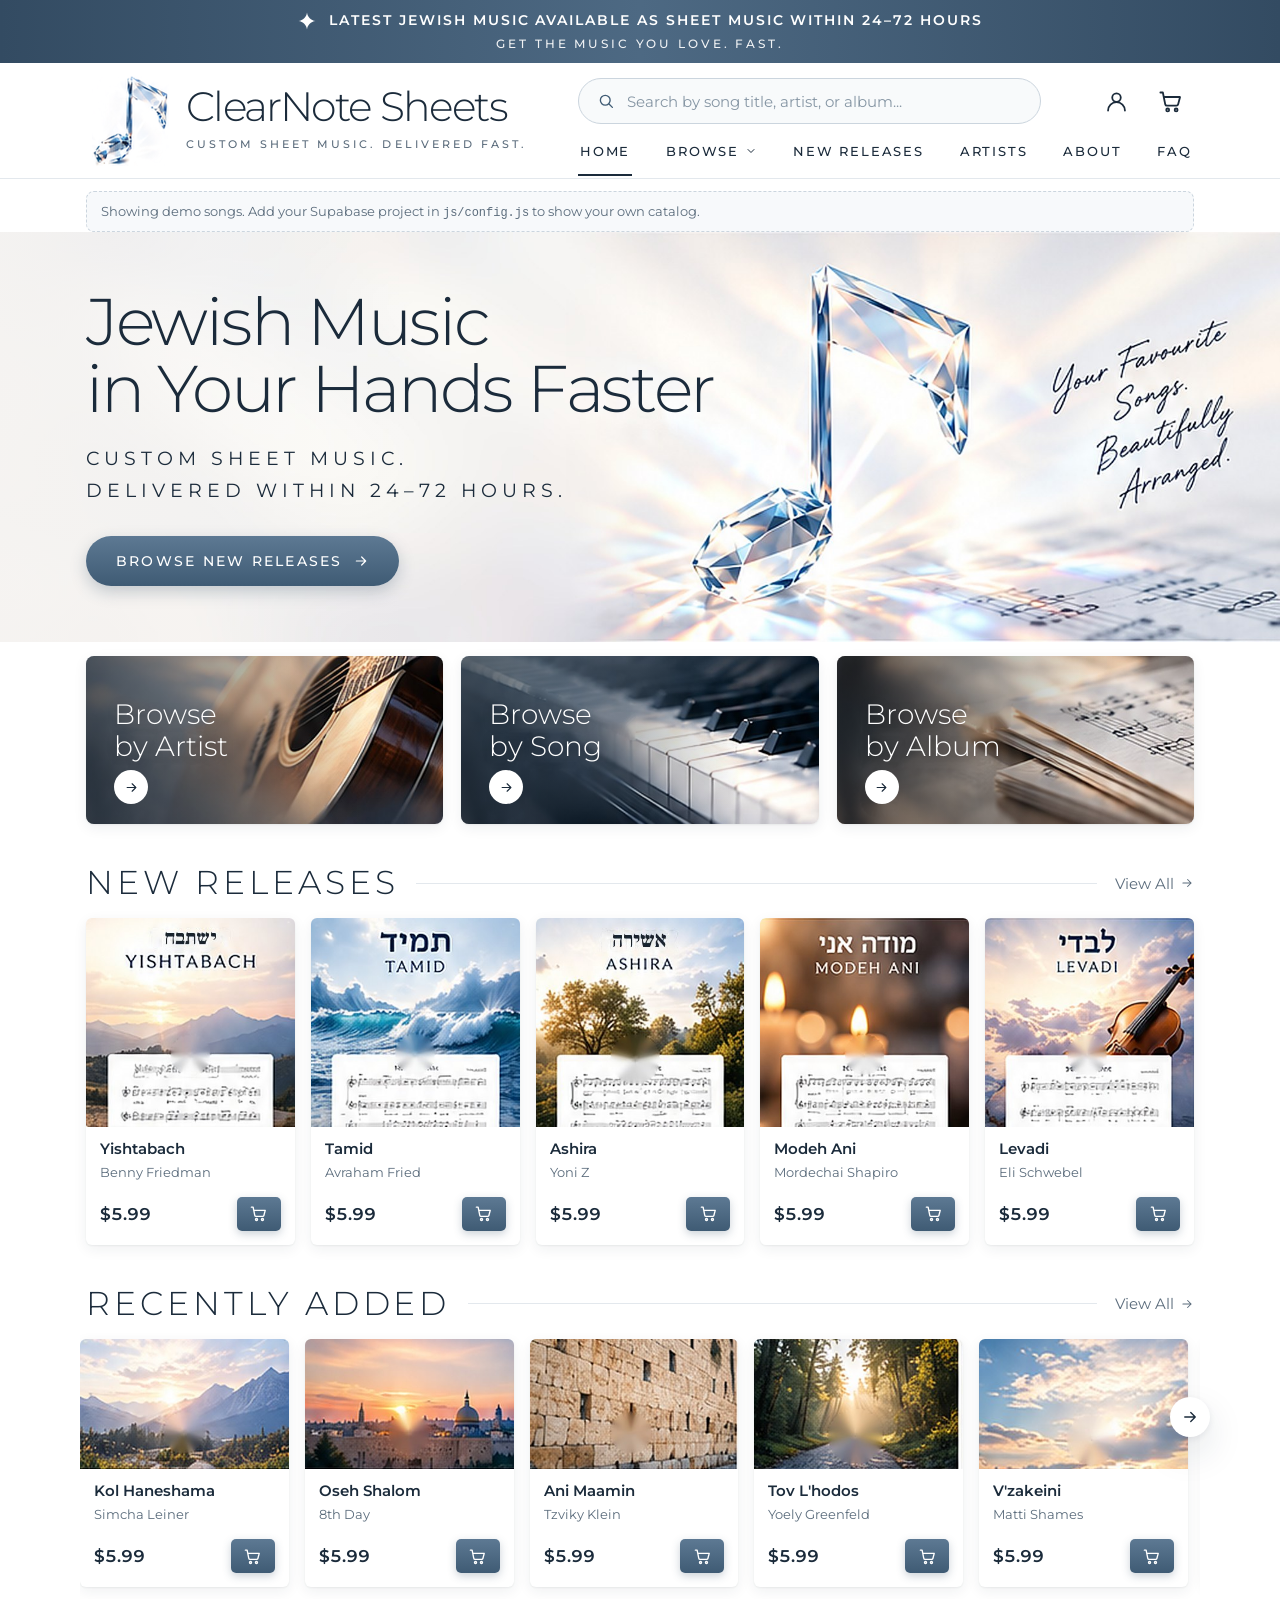
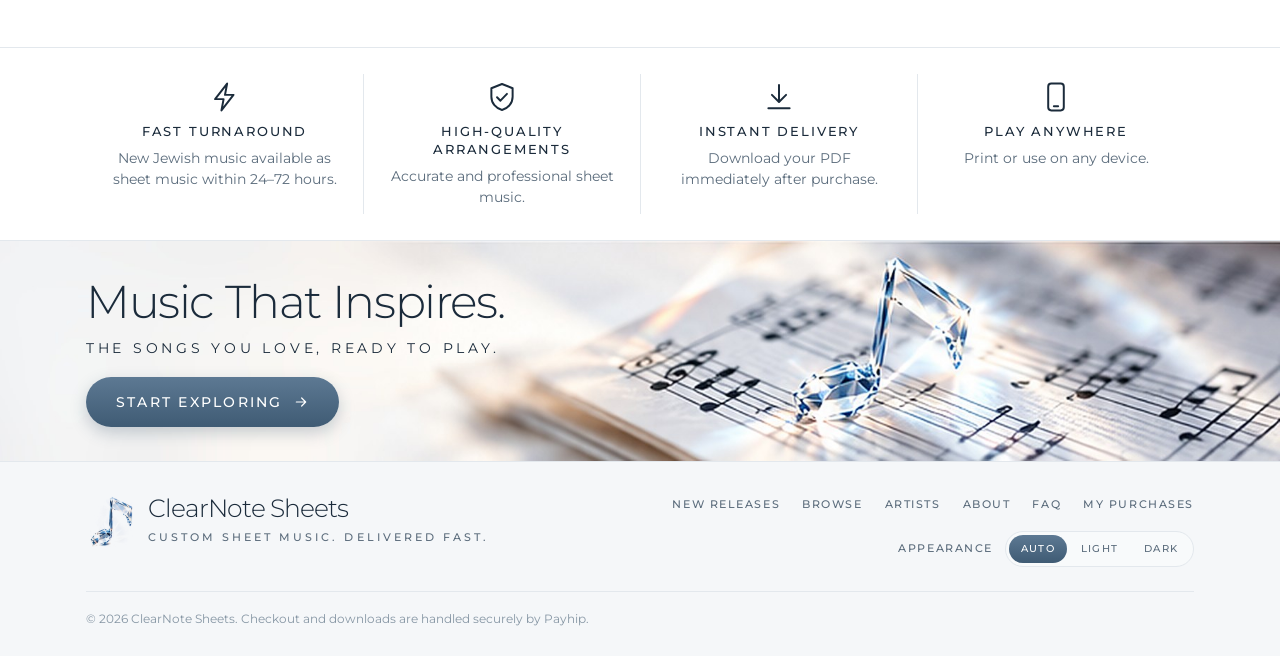
<file: index.html>
<!doctype html>
<html lang="en">
<head>
<meta charset="utf-8">
<meta name="viewport" content="width=device-width, initial-scale=1">
<title>ClearNote Sheets | Jewish Music in Your Hands Faster</title>
<meta name="description" content="Jewish music in your hands faster: the latest Jewish music as sheet music within 24–72 hours. Instant PDF download.">
<meta name="theme-color" content="#172B3B">
<link rel="icon" href="favicon.png" type="image/png">
<link rel="apple-touch-icon" href="apple-touch-icon.png">
<meta property="og:type" content="website">
<meta property="og:site_name" content="ClearNote Sheets">
<meta property="og:title" content="ClearNote Sheets | Jewish Music in Your Hands Faster">
<meta property="og:description" content="Jewish music in your hands faster: the latest Jewish music as sheet music within 24–72 hours. Instant PDF download.">
<meta property="og:image" content="https://clearnotesheets.com/og-image.jpg">
<meta property="og:url" content="https://clearnotesheets.com/">
<link rel="canonical" href="https://clearnotesheets.com/">

<meta name="twitter:card" content="summary_large_image">
<script>try{var t=localStorage.getItem('cn-theme');if(t==='light'||t==='dark')document.documentElement.dataset.theme=t}catch(e){}</script>
<link rel="preconnect" href="https://fonts.googleapis.com">
<link rel="preconnect" href="https://fonts.gstatic.com" crossorigin>
<link rel="stylesheet" href="https://fonts.googleapis.com/css2?family=Montserrat:wght@300;400;500;600&amp;display=swap">
<link rel="stylesheet" href="css/tokens.css">
<link rel="stylesheet" href="css/glass.css">
<link rel="stylesheet" href="css/site.css">
<script src="js/payhip-config.js"></script>
<script src="https://payhip.com/payhip.js" defer></script>
<script type="module" src="js/home.js"></script>
</head>
<body>
<a class="skip" href="#main">Skip to content</a>
<div class="infobar" role="note">
  <div class="infobar__inner">
    <p class="infobar__main"><svg viewBox="0 0 24 24" fill="currentColor" aria-hidden="true"><path d="M12 1.8c.75 5.6 4.6 9.45 10.2 10.2-5.6.75-9.45 4.6-10.2 10.2-.75-5.6-4.6-9.45-10.2-10.2C7.4 11.25 11.25 7.4 12 1.8z"/></svg><span class="long">Latest Jewish music available as sheet music within 24–72 hours</span><span class="short">New Jewish music as sheet music in 24–72 hours</span></p>
    <p class="infobar__sub">Get the music you love. Fast.</p>
  </div>
</div>
<header class="site-header">
  <div class="site-header__inner">
    <a class="brand" href="./" aria-label="ClearNote Sheets home"><span class="brand__icon" aria-hidden="true"></span><span class="brand__text"><span class="brand__word">ClearNote Sheets</span><span class="brand__tag">Custom sheet music. Delivered fast.</span></span></a>
    <form class="search" role="search" action="browse.html" data-search>
      <label class="search__field"><svg viewBox="0 0 24 24" fill="none" stroke="currentColor" stroke-width="1.8" stroke-linecap="round" aria-hidden="true"><circle cx="11" cy="11" r="6.5"/><path d="M16 16l4.5 4.5"/></svg><span class="sr-only">Search by song title, artist, or album</span>
        <input class="search__input" type="search" name="q" placeholder="Search by song title, artist, or album..." autocomplete="off" autocapitalize="off" spellcheck="false" enterkeyhint="search" role="combobox" aria-expanded="false" aria-controls="search-results" aria-autocomplete="list">
      </label>
      <div class="search__results" id="search-results" role="listbox" aria-label="Matching sheets" data-search-results hidden></div>
    </form>
    <div class="header-actions">
      <a class="icon-btn" href="#" data-account aria-label="My purchases"><svg viewBox="0 0 24 24" fill="none" stroke="currentColor" stroke-width="1.6" stroke-linecap="round" stroke-linejoin="round" aria-hidden="true"><circle cx="12" cy="8.5" r="3.8"/><path d="M4.5 20a7.5 7.5 0 0 1 15 0"/></svg></a>
      <a class="icon-btn payhip-open-cart-button" href="#" aria-label="Open your cart"><svg viewBox="0 0 24 24" fill="none" stroke="currentColor" stroke-width="1.6" stroke-linecap="round" stroke-linejoin="round" aria-hidden="true"><path d="M3 4h2.2l2.1 10.4a1.6 1.6 0 0 0 1.6 1.3h8.3a1.6 1.6 0 0 0 1.6-1.2L20.5 8H6.1"/><circle cx="9.5" cy="19.5" r="1.3"/><circle cx="17" cy="19.5" r="1.3"/></svg><span class="cart-count" data-cart-count hidden></span></a>
      <button class="icon-btn menu-btn" type="button" data-menu-toggle aria-expanded="false" aria-controls="mobile-nav" aria-label="Menu"><svg viewBox="0 0 24 24" fill="none" stroke="currentColor" stroke-width="1.8" stroke-linecap="round" aria-hidden="true"><path d="M4 7h16M4 12h16M4 17h16"/></svg></button>
    </div>
    <nav class="nav" aria-label="Main">
      <a href="./" aria-current="page">Home</a>
      <div class="nav-drop"><a class="nav-drop__toggle" href="browse.html">Browse <svg viewBox="0 0 24 24" fill="none" stroke="currentColor" stroke-width="2" stroke-linecap="round" stroke-linejoin="round" aria-hidden="true"><path d="M6 9l6 6 6-6"/></svg></a>
        <div class="nav-drop__menu"><a href="browse.html">All sheets</a><a href="browse.html?sort=title">Songs A–Z</a><a href="browse.html?by=artist">Artists</a><a href="browse.html?by=album">Albums</a></div>
      </div>
      <a href="browse.html?new=1">New Releases</a>
      <a href="browse.html?by=artist">Artists</a>
      <a href="about.html">About</a>
      <a href="faq.html">FAQ</a>
    </nav>
  </div>
  <nav class="mobile-nav" id="mobile-nav" aria-label="Main" hidden>
    <a href="./" aria-current="page">Home</a>
    <a href="browse.html">Browse all sheets</a>
    <a href="browse.html?new=1">New releases</a>
    <a href="browse.html?by=artist">Artists</a>
    <a href="browse.html?by=album">Albums</a>
    <a href="about.html">About</a>
    <a href="faq.html">FAQ</a>
    <a href="#" data-account>My purchases</a>
    <div class="theme-choice" role="group" aria-label="Appearance"><span class="theme-choice__label">Appearance</span><div class="segmented segmented--sm"><button type="button" data-theme-choice="auto" aria-pressed="true">Auto</button><button type="button" data-theme-choice="light" aria-pressed="false">Light</button><button type="button" data-theme-choice="dark" aria-pressed="false">Dark</button></div></div>
  </nav>
</header>
<main id="main">
  <section class="hero" aria-labelledby="hero-title">
    <div class="hero__art" aria-hidden="true"></div>
    <div class="hero__inner">
      <div class="hero__copy">
        <h1 class="hero__title" id="hero-title">Jewish Music<br> in Your Hands Faster</h1>
        <p class="hero__sub">Custom sheet music.<br> Delivered within 24–72 hours.</p>
        <a class="btn btn--primary" href="browse.html?new=1">Browse New Releases <svg viewBox="0 0 24 24" fill="none" stroke="currentColor" stroke-width="1.8" stroke-linecap="round" stroke-linejoin="round" aria-hidden="true"><path d="M5 12h14M13 6l6 6-6 6"/></svg></a>
      </div>
    </div>
  </section>

  <div class="page">
    <nav class="tiles" aria-label="Browse the catalog">
      <a class="tile tile--artist" href="browse.html?by=artist"><span class="tile__img" aria-hidden="true"></span><span class="tile__label">Browse<br> by Artist</span><span class="tile__go" aria-hidden="true"><svg viewBox="0 0 24 24" fill="none" stroke="currentColor" stroke-width="1.8" stroke-linecap="round" stroke-linejoin="round" aria-hidden="true"><path d="M5 12h14M13 6l6 6-6 6"/></svg></span></a>
      <a class="tile tile--song" href="browse.html?sort=title"><span class="tile__img" aria-hidden="true"></span><span class="tile__label">Browse<br> by Song</span><span class="tile__go" aria-hidden="true"><svg viewBox="0 0 24 24" fill="none" stroke="currentColor" stroke-width="1.8" stroke-linecap="round" stroke-linejoin="round" aria-hidden="true"><path d="M5 12h14M13 6l6 6-6 6"/></svg></span></a>
      <a class="tile tile--album" href="browse.html?by=album"><span class="tile__img" aria-hidden="true"></span><span class="tile__label">Browse<br> by Album</span><span class="tile__go" aria-hidden="true"><svg viewBox="0 0 24 24" fill="none" stroke="currentColor" stroke-width="1.8" stroke-linecap="round" stroke-linejoin="round" aria-hidden="true"><path d="M5 12h14M13 6l6 6-6 6"/></svg></span></a>
    </nav>

    <section class="section" aria-labelledby="new-title">
      <div class="section__head"><h2 class="section__title" id="new-title" data-new-title>New Releases</h2><a class="view-all" href="browse.html?new=1" data-new-link>View All <svg viewBox="0 0 24 24" fill="none" stroke="currentColor" stroke-width="1.8" stroke-linecap="round" stroke-linejoin="round" aria-hidden="true"><path d="M5 12h14M13 6l6 6-6 6"/></svg></a></div>
      <ul class="cards cards--five" data-new-releases aria-busy="true"><li class="card" aria-hidden="true"><div class="card__media skeleton"></div><div class="card__body"><div class="skeleton sk-line" style="width:70%"></div><div class="skeleton sk-line" style="width:45%"></div><div class="skeleton sk-line" style="width:30%;height:22px"></div></div></li><li class="card" aria-hidden="true"><div class="card__media skeleton"></div><div class="card__body"><div class="skeleton sk-line" style="width:70%"></div><div class="skeleton sk-line" style="width:45%"></div><div class="skeleton sk-line" style="width:30%;height:22px"></div></div></li><li class="card" aria-hidden="true"><div class="card__media skeleton"></div><div class="card__body"><div class="skeleton sk-line" style="width:70%"></div><div class="skeleton sk-line" style="width:45%"></div><div class="skeleton sk-line" style="width:30%;height:22px"></div></div></li><li class="card" aria-hidden="true"><div class="card__media skeleton"></div><div class="card__body"><div class="skeleton sk-line" style="width:70%"></div><div class="skeleton sk-line" style="width:45%"></div><div class="skeleton sk-line" style="width:30%;height:22px"></div></div></li><li class="card" aria-hidden="true"><div class="card__media skeleton"></div><div class="card__body"><div class="skeleton sk-line" style="width:70%"></div><div class="skeleton sk-line" style="width:45%"></div><div class="skeleton sk-line" style="width:30%;height:22px"></div></div></li></ul>
    </section>

    <section class="section" aria-labelledby="recent-title" data-recent-section>
      <div class="section__head"><h2 class="section__title" id="recent-title">Recently Added</h2><a class="view-all" href="browse.html">View All <svg viewBox="0 0 24 24" fill="none" stroke="currentColor" stroke-width="1.8" stroke-linecap="round" stroke-linejoin="round" aria-hidden="true"><path d="M5 12h14M13 6l6 6-6 6"/></svg></a></div>
      <div class="carousel">
        <ul class="cards cards--wide" data-recent></ul>
        <button class="carousel__next" type="button" data-carousel-next aria-label="Show more recently added sheets" hidden><svg viewBox="0 0 24 24" fill="none" stroke="currentColor" stroke-width="1.8" stroke-linecap="round" stroke-linejoin="round" aria-hidden="true"><path d="M5 12h14M13 6l6 6-6 6"/></svg></button>
      </div>
    </section>
  </div>

  <section class="features" aria-label="Why ClearNote Sheets">
    <ul class="features__inner">
      <li class="feature"><svg viewBox="0 0 24 24" fill="none" stroke="currentColor" stroke-width="1.4" stroke-linejoin="round" aria-hidden="true"><path d="M13.5 2.5L5 13.5h6l-1.5 8 8.5-11h-6z"/></svg><h3>Fast Turnaround</h3><p>New Jewish music available as sheet music within 24–72 hours.</p></li>
      <li class="feature"><svg viewBox="0 0 24 24" fill="none" stroke="currentColor" stroke-width="1.4" stroke-linecap="round" stroke-linejoin="round" aria-hidden="true"><path d="M12 2.8l7.5 3v6c0 4.6-3.2 8.2-7.5 9.4-4.3-1.2-7.5-4.8-7.5-9.4v-6z"/><path d="M8.5 12.2l2.4 2.4 4.6-4.8"/></svg><h3>High-Quality Arrangements</h3><p>Accurate and professional sheet music.</p></li>
      <li class="feature"><svg viewBox="0 0 24 24" fill="none" stroke="currentColor" stroke-width="1.4" stroke-linecap="round" stroke-linejoin="round" aria-hidden="true"><path d="M12 3.5v11.5M7 10.5l5 5 5-5M4.5 20h15"/></svg><h3>Instant Delivery</h3><p>Download your PDF immediately after purchase.</p></li>
      <li class="feature"><svg viewBox="0 0 24 24" fill="none" stroke="currentColor" stroke-width="1.4" stroke-linecap="round" stroke-linejoin="round" aria-hidden="true"><rect x="6.5" y="2.5" width="11" height="19" rx="2.2"/><path d="M10.5 18.5h3"/></svg><h3>Play Anywhere</h3><p>Print or use on any device.</p></li>
    </ul>
  </section>

  <section class="banner" aria-labelledby="banner-title">
    <div class="banner__art" aria-hidden="true"></div>
    <div class="banner__inner">
      <h2 id="banner-title">Music That Inspires.</h2>
      <p>The songs you love, ready to play.</p>
      <a class="btn btn--primary" href="browse.html">Start Exploring <svg viewBox="0 0 24 24" fill="none" stroke="currentColor" stroke-width="1.8" stroke-linecap="round" stroke-linejoin="round" aria-hidden="true"><path d="M5 12h14M13 6l6 6-6 6"/></svg></a>
    </div>
  </section>
</main>
<footer class="site-footer">
  <div class="site-footer__inner">
    <div><a class="brand" href="./" aria-label="ClearNote Sheets home"><span class="brand__icon" aria-hidden="true"></span><span class="brand__text"><span class="brand__word">ClearNote Sheets</span><span class="brand__tag">Custom sheet music. Delivered fast.</span></span></a></div>
    <div class="site-footer__links">
      <nav aria-label="Footer">
        <a href="browse.html?new=1">New Releases</a>
        <a href="browse.html">Browse</a>
        <a href="browse.html?by=artist">Artists</a>
        <a href="about.html">About</a>
        <a href="faq.html">FAQ</a>
        <a href="#" data-account>My Purchases</a>
        <a href="#" data-contact>Contact</a>
      </nav>
      <div class="theme-choice" role="group" aria-label="Appearance"><span class="theme-choice__label">Appearance</span><div class="segmented segmented--sm"><button type="button" data-theme-choice="auto" aria-pressed="true">Auto</button><button type="button" data-theme-choice="light" aria-pressed="false">Light</button><button type="button" data-theme-choice="dark" aria-pressed="false">Dark</button></div></div>
    </div>
    <p class="site-footer__fine">© <span data-year>2026</span> ClearNote Sheets. Checkout and downloads are handled securely by Payhip.</p>
  </div>
</footer>
</body>
</html>
</file>
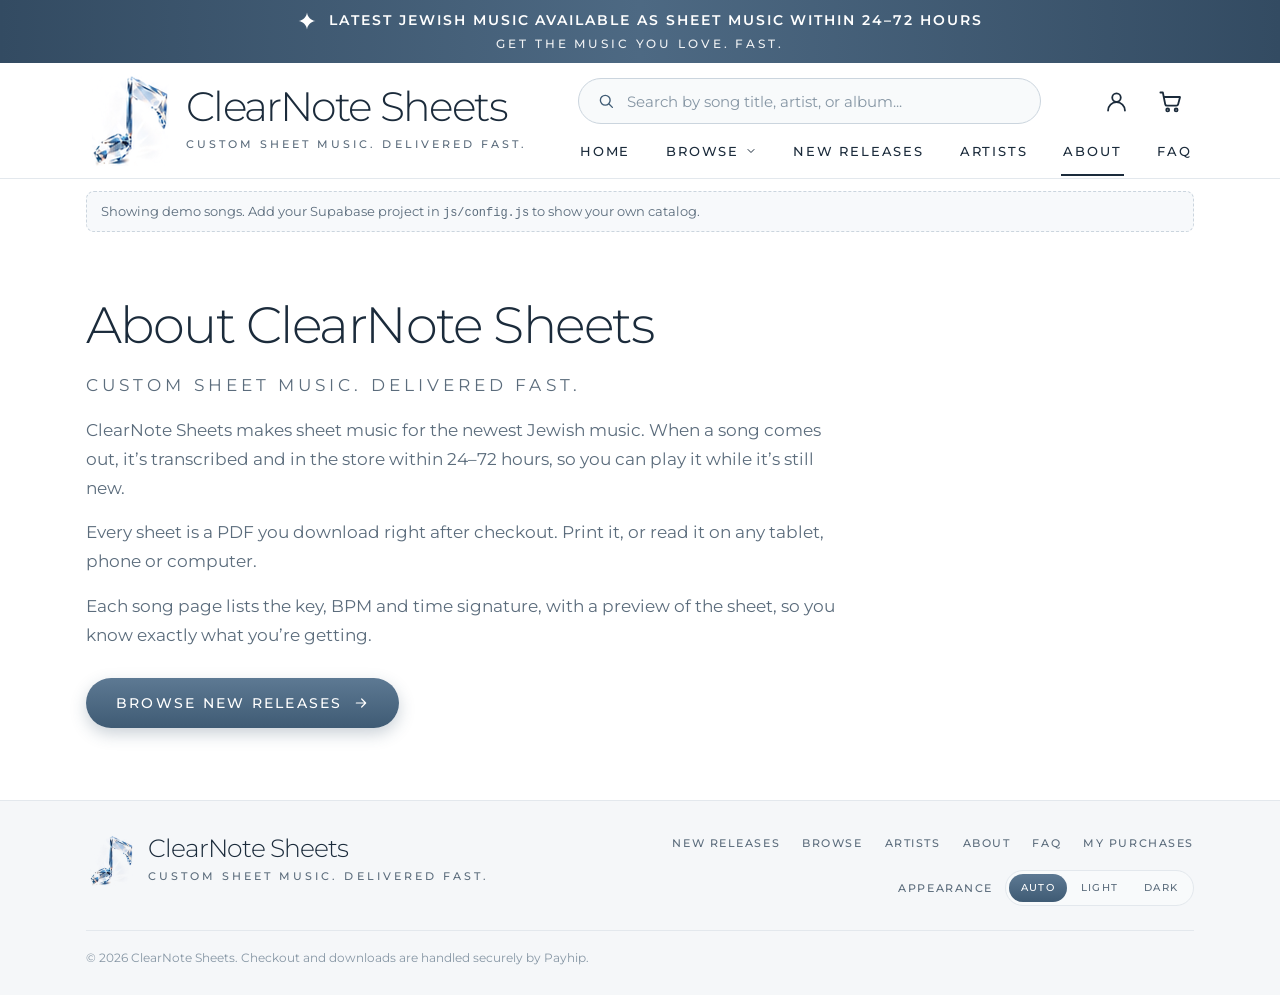
<file: about.html>
<!doctype html>
<html lang="en">
<head>
<meta charset="utf-8">
<meta name="viewport" content="width=device-width, initial-scale=1">
<title>About | ClearNote Sheets</title>
<meta name="description" content="Jewish music in your hands faster: the latest Jewish music as sheet music within 24–72 hours. Instant PDF download.">
<meta name="theme-color" content="#172B3B">
<link rel="icon" href="favicon.png" type="image/png">
<link rel="apple-touch-icon" href="apple-touch-icon.png">
<meta property="og:type" content="website">
<meta property="og:site_name" content="ClearNote Sheets">
<meta property="og:title" content="About | ClearNote Sheets">
<meta property="og:description" content="Jewish music in your hands faster: the latest Jewish music as sheet music within 24–72 hours. Instant PDF download.">
<meta property="og:image" content="https://clearnotesheets.com/og-image.jpg">
<meta property="og:url" content="https://clearnotesheets.com/about">
<link rel="canonical" href="https://clearnotesheets.com/about">

<meta name="twitter:card" content="summary_large_image">
<script>try{var t=localStorage.getItem('cn-theme');if(t==='light'||t==='dark')document.documentElement.dataset.theme=t}catch(e){}</script>
<link rel="preconnect" href="https://fonts.googleapis.com">
<link rel="preconnect" href="https://fonts.gstatic.com" crossorigin>
<link rel="stylesheet" href="https://fonts.googleapis.com/css2?family=Montserrat:wght@300;400;500;600&amp;display=swap">
<link rel="stylesheet" href="css/tokens.css">
<link rel="stylesheet" href="css/glass.css">
<link rel="stylesheet" href="css/site.css">
<script src="js/payhip-config.js"></script>
<script src="https://payhip.com/payhip.js" defer></script>
<script type="module" src="js/site.js"></script>
</head>
<body>
<a class="skip" href="#main">Skip to content</a>
<div class="infobar" role="note">
  <div class="infobar__inner">
    <p class="infobar__main"><svg viewBox="0 0 24 24" fill="currentColor" aria-hidden="true"><path d="M12 1.8c.75 5.6 4.6 9.45 10.2 10.2-5.6.75-9.45 4.6-10.2 10.2-.75-5.6-4.6-9.45-10.2-10.2C7.4 11.25 11.25 7.4 12 1.8z"/></svg><span class="long">Latest Jewish music available as sheet music within 24–72 hours</span><span class="short">New Jewish music as sheet music in 24–72 hours</span></p>
    <p class="infobar__sub">Get the music you love. Fast.</p>
  </div>
</div>
<header class="site-header">
  <div class="site-header__inner">
    <a class="brand" href="./" aria-label="ClearNote Sheets home"><span class="brand__icon" aria-hidden="true"></span><span class="brand__text"><span class="brand__word">ClearNote Sheets</span><span class="brand__tag">Custom sheet music. Delivered fast.</span></span></a>
    <form class="search" role="search" action="browse.html" data-search>
      <label class="search__field"><svg viewBox="0 0 24 24" fill="none" stroke="currentColor" stroke-width="1.8" stroke-linecap="round" aria-hidden="true"><circle cx="11" cy="11" r="6.5"/><path d="M16 16l4.5 4.5"/></svg><span class="sr-only">Search by song title, artist, or album</span>
        <input class="search__input" type="search" name="q" placeholder="Search by song title, artist, or album..." autocomplete="off" autocapitalize="off" spellcheck="false" enterkeyhint="search" role="combobox" aria-expanded="false" aria-controls="search-results" aria-autocomplete="list">
      </label>
      <div class="search__results" id="search-results" role="listbox" aria-label="Matching sheets" data-search-results hidden></div>
    </form>
    <div class="header-actions">
      <a class="icon-btn" href="#" data-account aria-label="My purchases"><svg viewBox="0 0 24 24" fill="none" stroke="currentColor" stroke-width="1.6" stroke-linecap="round" stroke-linejoin="round" aria-hidden="true"><circle cx="12" cy="8.5" r="3.8"/><path d="M4.5 20a7.5 7.5 0 0 1 15 0"/></svg></a>
      <a class="icon-btn payhip-open-cart-button" href="#" aria-label="Open your cart"><svg viewBox="0 0 24 24" fill="none" stroke="currentColor" stroke-width="1.6" stroke-linecap="round" stroke-linejoin="round" aria-hidden="true"><path d="M3 4h2.2l2.1 10.4a1.6 1.6 0 0 0 1.6 1.3h8.3a1.6 1.6 0 0 0 1.6-1.2L20.5 8H6.1"/><circle cx="9.5" cy="19.5" r="1.3"/><circle cx="17" cy="19.5" r="1.3"/></svg><span class="cart-count" data-cart-count hidden></span></a>
      <button class="icon-btn menu-btn" type="button" data-menu-toggle aria-expanded="false" aria-controls="mobile-nav" aria-label="Menu"><svg viewBox="0 0 24 24" fill="none" stroke="currentColor" stroke-width="1.8" stroke-linecap="round" aria-hidden="true"><path d="M4 7h16M4 12h16M4 17h16"/></svg></button>
    </div>
    <nav class="nav" aria-label="Main">
      <a href="./">Home</a>
      <div class="nav-drop"><a class="nav-drop__toggle" href="browse.html">Browse <svg viewBox="0 0 24 24" fill="none" stroke="currentColor" stroke-width="2" stroke-linecap="round" stroke-linejoin="round" aria-hidden="true"><path d="M6 9l6 6 6-6"/></svg></a>
        <div class="nav-drop__menu"><a href="browse.html">All sheets</a><a href="browse.html?sort=title">Songs A–Z</a><a href="browse.html?by=artist">Artists</a><a href="browse.html?by=album">Albums</a></div>
      </div>
      <a href="browse.html?new=1">New Releases</a>
      <a href="browse.html?by=artist">Artists</a>
      <a href="about.html" aria-current="page">About</a>
      <a href="faq.html">FAQ</a>
    </nav>
  </div>
  <nav class="mobile-nav" id="mobile-nav" aria-label="Main" hidden>
    <a href="./">Home</a>
    <a href="browse.html">Browse all sheets</a>
    <a href="browse.html?new=1">New releases</a>
    <a href="browse.html?by=artist">Artists</a>
    <a href="browse.html?by=album">Albums</a>
    <a href="about.html" aria-current="page">About</a>
    <a href="faq.html">FAQ</a>
    <a href="#" data-account>My purchases</a>
    <div class="theme-choice" role="group" aria-label="Appearance"><span class="theme-choice__label">Appearance</span><div class="segmented segmented--sm"><button type="button" data-theme-choice="auto" aria-pressed="true">Auto</button><button type="button" data-theme-choice="light" aria-pressed="false">Light</button><button type="button" data-theme-choice="dark" aria-pressed="false">Dark</button></div></div>
  </nav>
</header>
<main id="main" class="page">
  <article class="prose">
    <h1>About ClearNote Sheets</h1>
    <p class="prose__sub">Custom sheet music. Delivered fast.</p>
    <p>ClearNote Sheets makes sheet music for the newest Jewish music. When a song comes out, it’s transcribed and in the store within 24–72 hours, so you can play it while it’s still new.</p>
    <p>Every sheet is a PDF you download right after checkout. Print it, or read it on any tablet, phone or computer.</p>
    <p>Each song page lists the key, BPM and time signature, with a preview of the sheet, so you know exactly what you’re getting.</p>
    <a class="btn btn--primary" href="browse.html?new=1">Browse New Releases <svg viewBox="0 0 24 24" fill="none" stroke="currentColor" stroke-width="1.8" stroke-linecap="round" stroke-linejoin="round" aria-hidden="true"><path d="M5 12h14M13 6l6 6-6 6"/></svg></a>
  </article>
</main>
<footer class="site-footer">
  <div class="site-footer__inner">
    <div><a class="brand" href="./" aria-label="ClearNote Sheets home"><span class="brand__icon" aria-hidden="true"></span><span class="brand__text"><span class="brand__word">ClearNote Sheets</span><span class="brand__tag">Custom sheet music. Delivered fast.</span></span></a></div>
    <div class="site-footer__links">
      <nav aria-label="Footer">
        <a href="browse.html?new=1">New Releases</a>
        <a href="browse.html">Browse</a>
        <a href="browse.html?by=artist">Artists</a>
        <a href="about.html">About</a>
        <a href="faq.html">FAQ</a>
        <a href="#" data-account>My Purchases</a>
        <a href="#" data-contact>Contact</a>
      </nav>
      <div class="theme-choice" role="group" aria-label="Appearance"><span class="theme-choice__label">Appearance</span><div class="segmented segmented--sm"><button type="button" data-theme-choice="auto" aria-pressed="true">Auto</button><button type="button" data-theme-choice="light" aria-pressed="false">Light</button><button type="button" data-theme-choice="dark" aria-pressed="false">Dark</button></div></div>
    </div>
    <p class="site-footer__fine">© <span data-year>2026</span> ClearNote Sheets. Checkout and downloads are handled securely by Payhip.</p>
  </div>
</footer>
</body>
</html>
</file>
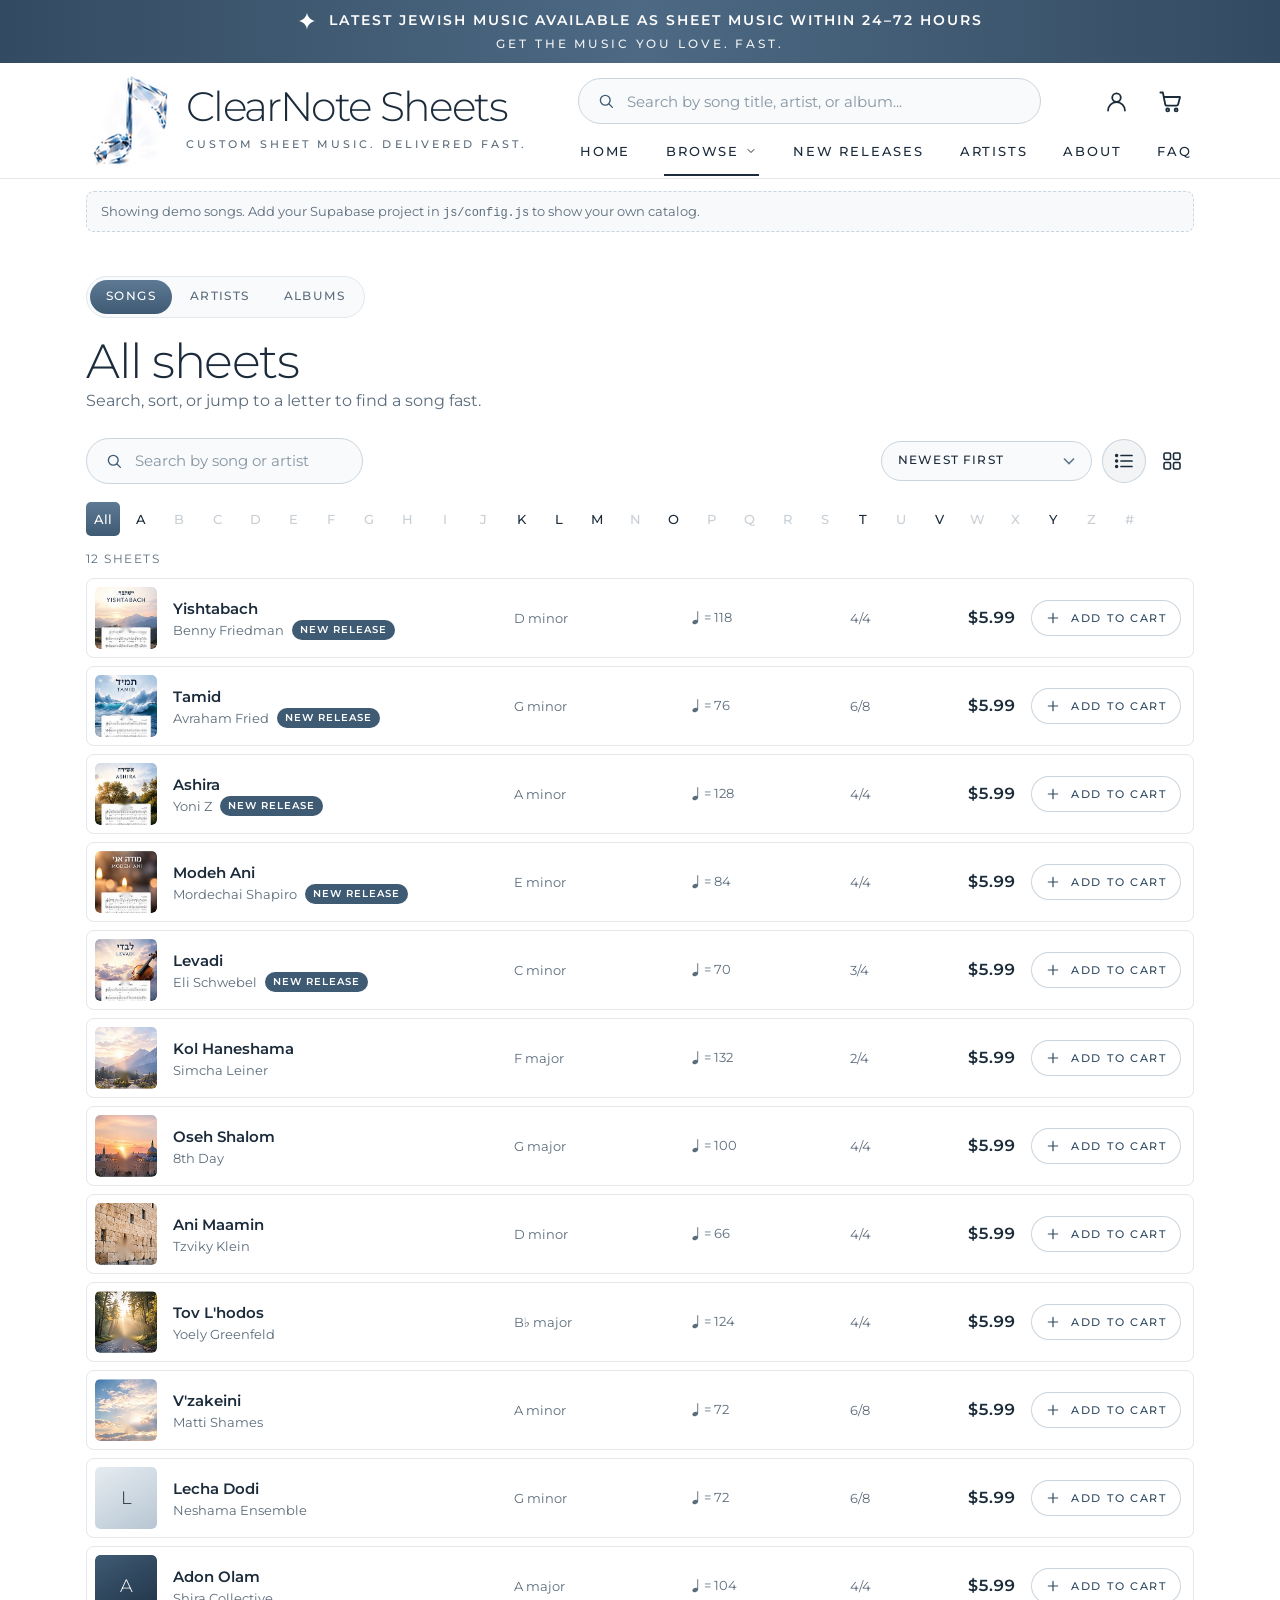
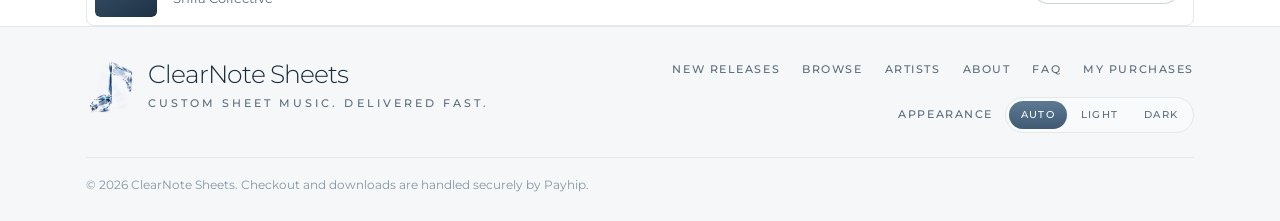
<file: browse.html>
<!doctype html>
<html lang="en">
<head>
<meta charset="utf-8">
<meta name="viewport" content="width=device-width, initial-scale=1">
<title>Browse sheet music | ClearNote Sheets</title>
<meta name="description" content="Find sheet music by song, artist or album. Jewish music in your hands faster: the latest Jewish music as sheet music within 24–72 hours. Instant PDF download.">
<meta name="theme-color" content="#172B3B">
<link rel="icon" href="favicon.png" type="image/png">
<link rel="apple-touch-icon" href="apple-touch-icon.png">
<meta property="og:type" content="website">
<meta property="og:site_name" content="ClearNote Sheets">
<meta property="og:title" content="Browse sheet music | ClearNote Sheets">
<meta property="og:description" content="Find sheet music by song, artist or album. Jewish music in your hands faster: the latest Jewish music as sheet music within 24–72 hours. Instant PDF download.">
<meta property="og:image" content="https://clearnotesheets.com/og-image.jpg">
<meta property="og:url" content="https://clearnotesheets.com/browse">
<link rel="canonical" href="https://clearnotesheets.com/browse">

<meta name="twitter:card" content="summary_large_image">
<script>try{var t=localStorage.getItem('cn-theme');if(t==='light'||t==='dark')document.documentElement.dataset.theme=t}catch(e){}</script>
<link rel="preconnect" href="https://fonts.googleapis.com">
<link rel="preconnect" href="https://fonts.gstatic.com" crossorigin>
<link rel="stylesheet" href="https://fonts.googleapis.com/css2?family=Montserrat:wght@300;400;500;600&amp;display=swap">
<link rel="stylesheet" href="css/tokens.css">
<link rel="stylesheet" href="css/glass.css">
<link rel="stylesheet" href="css/site.css">
<script src="js/payhip-config.js"></script>
<script src="https://payhip.com/payhip.js" defer></script>
<script type="module" src="js/browse.js"></script>
</head>
<body>
<a class="skip" href="#main">Skip to content</a>
<div class="infobar" role="note">
  <div class="infobar__inner">
    <p class="infobar__main"><svg viewBox="0 0 24 24" fill="currentColor" aria-hidden="true"><path d="M12 1.8c.75 5.6 4.6 9.45 10.2 10.2-5.6.75-9.45 4.6-10.2 10.2-.75-5.6-4.6-9.45-10.2-10.2C7.4 11.25 11.25 7.4 12 1.8z"/></svg><span class="long">Latest Jewish music available as sheet music within 24–72 hours</span><span class="short">New Jewish music as sheet music in 24–72 hours</span></p>
    <p class="infobar__sub">Get the music you love. Fast.</p>
  </div>
</div>
<header class="site-header">
  <div class="site-header__inner">
    <a class="brand" href="./" aria-label="ClearNote Sheets home"><span class="brand__icon" aria-hidden="true"></span><span class="brand__text"><span class="brand__word">ClearNote Sheets</span><span class="brand__tag">Custom sheet music. Delivered fast.</span></span></a>
    <form class="search" role="search" action="browse.html" data-search>
      <label class="search__field"><svg viewBox="0 0 24 24" fill="none" stroke="currentColor" stroke-width="1.8" stroke-linecap="round" aria-hidden="true"><circle cx="11" cy="11" r="6.5"/><path d="M16 16l4.5 4.5"/></svg><span class="sr-only">Search by song title, artist, or album</span>
        <input class="search__input" type="search" name="q" placeholder="Search by song title, artist, or album..." autocomplete="off" autocapitalize="off" spellcheck="false" enterkeyhint="search" role="combobox" aria-expanded="false" aria-controls="search-results" aria-autocomplete="list">
      </label>
      <div class="search__results" id="search-results" role="listbox" aria-label="Matching sheets" data-search-results hidden></div>
    </form>
    <div class="header-actions">
      <a class="icon-btn" href="#" data-account aria-label="My purchases"><svg viewBox="0 0 24 24" fill="none" stroke="currentColor" stroke-width="1.6" stroke-linecap="round" stroke-linejoin="round" aria-hidden="true"><circle cx="12" cy="8.5" r="3.8"/><path d="M4.5 20a7.5 7.5 0 0 1 15 0"/></svg></a>
      <a class="icon-btn payhip-open-cart-button" href="#" aria-label="Open your cart"><svg viewBox="0 0 24 24" fill="none" stroke="currentColor" stroke-width="1.6" stroke-linecap="round" stroke-linejoin="round" aria-hidden="true"><path d="M3 4h2.2l2.1 10.4a1.6 1.6 0 0 0 1.6 1.3h8.3a1.6 1.6 0 0 0 1.6-1.2L20.5 8H6.1"/><circle cx="9.5" cy="19.5" r="1.3"/><circle cx="17" cy="19.5" r="1.3"/></svg><span class="cart-count" data-cart-count hidden></span></a>
      <button class="icon-btn menu-btn" type="button" data-menu-toggle aria-expanded="false" aria-controls="mobile-nav" aria-label="Menu"><svg viewBox="0 0 24 24" fill="none" stroke="currentColor" stroke-width="1.8" stroke-linecap="round" aria-hidden="true"><path d="M4 7h16M4 12h16M4 17h16"/></svg></button>
    </div>
    <nav class="nav" aria-label="Main">
      <a href="./">Home</a>
      <div class="nav-drop"><a class="nav-drop__toggle" href="browse.html" aria-current="page">Browse <svg viewBox="0 0 24 24" fill="none" stroke="currentColor" stroke-width="2" stroke-linecap="round" stroke-linejoin="round" aria-hidden="true"><path d="M6 9l6 6 6-6"/></svg></a>
        <div class="nav-drop__menu"><a href="browse.html">All sheets</a><a href="browse.html?sort=title">Songs A–Z</a><a href="browse.html?by=artist">Artists</a><a href="browse.html?by=album">Albums</a></div>
      </div>
      <a href="browse.html?new=1">New Releases</a>
      <a href="browse.html?by=artist">Artists</a>
      <a href="about.html">About</a>
      <a href="faq.html">FAQ</a>
    </nav>
  </div>
  <nav class="mobile-nav" id="mobile-nav" aria-label="Main" hidden>
    <a href="./">Home</a>
    <a href="browse.html" aria-current="page">Browse all sheets</a>
    <a href="browse.html?new=1">New releases</a>
    <a href="browse.html?by=artist">Artists</a>
    <a href="browse.html?by=album">Albums</a>
    <a href="about.html">About</a>
    <a href="faq.html">FAQ</a>
    <a href="#" data-account>My purchases</a>
    <div class="theme-choice" role="group" aria-label="Appearance"><span class="theme-choice__label">Appearance</span><div class="segmented segmented--sm"><button type="button" data-theme-choice="auto" aria-pressed="true">Auto</button><button type="button" data-theme-choice="light" aria-pressed="false">Light</button><button type="button" data-theme-choice="dark" aria-pressed="false">Dark</button></div></div>
  </nav>
</header>
<main id="main" class="page">
  <header class="browse-head">
    <nav class="segmented" aria-label="Browse" style="justify-self:start">
      <a href="browse.html" data-mode="songs">Songs</a>
      <a href="browse.html?by=artist" data-mode="artist">Artists</a>
      <a href="browse.html?by=album" data-mode="album">Albums</a>
    </nav>
    <div>
      <h1 data-browse-title>All sheets</h1>
      <p class="browse-head__sub" data-browse-sub></p>
    </div>
  </header>
  <div class="toolbar" data-toolbar>
    <div class="toolbar__left">
      <form class="search search--page" role="search" data-browse-search>
        <label class="search__field"><svg viewBox="0 0 24 24" fill="none" stroke="currentColor" stroke-width="1.8" stroke-linecap="round" aria-hidden="true"><circle cx="11" cy="11" r="6.5"/><path d="M16 16l4.5 4.5"/></svg><span class="sr-only">Search the catalog</span>
          <input class="search__input" type="search" name="q" placeholder="Search by song or artist" autocomplete="off" autocapitalize="off" spellcheck="false" enterkeyhint="search" data-browse-q>
        </label>
      </form>
      <div class="toolbar__left" data-filters hidden></div>
    </div>
    <div class="toolbar__right">
      <label class="sr-only" for="sort">Sort</label>
      <select class="select" id="sort" data-sort></select>
      <div class="view-toggle" role="group" aria-label="Layout">
        <button class="icon-btn" type="button" data-view="list" aria-pressed="true" aria-label="Show as a list"><svg viewBox="0 0 24 24" fill="none" stroke="currentColor" stroke-width="1.7" stroke-linecap="round" aria-hidden="true"><path d="M9 6.5h11M9 12h11M9 17.5h11"/><circle cx="4.6" cy="6.5" r=".9" fill="currentColor"/><circle cx="4.6" cy="12" r=".9" fill="currentColor"/><circle cx="4.6" cy="17.5" r=".9" fill="currentColor"/></svg></button>
        <button class="icon-btn" type="button" data-view="grid" aria-pressed="false" aria-label="Show as a grid"><svg viewBox="0 0 24 24" fill="none" stroke="currentColor" stroke-width="1.6" aria-hidden="true"><rect x="4" y="4" width="6.5" height="6.5" rx="1.5"/><rect x="13.5" y="4" width="6.5" height="6.5" rx="1.5"/><rect x="4" y="13.5" width="6.5" height="6.5" rx="1.5"/><rect x="13.5" y="13.5" width="6.5" height="6.5" rx="1.5"/></svg></button>
      </div>
    </div>
  </div>
  <nav class="az" aria-label="Jump to a letter" data-az hidden></nav>
  <p class="count" data-count aria-live="polite"></p>
  <div class="browse-results" data-results aria-busy="true"><div class="skeleton" style="height:76px;border-radius:22px"></div><div class="skeleton" style="height:76px;border-radius:22px;margin-top:8px"></div><div class="skeleton" style="height:76px;border-radius:22px;margin-top:8px"></div></div>
  <div class="more-wrap" data-more-wrap hidden><button class="btn btn--glass" type="button" data-more>Show more</button></div>
</main>
<footer class="site-footer">
  <div class="site-footer__inner">
    <div><a class="brand" href="./" aria-label="ClearNote Sheets home"><span class="brand__icon" aria-hidden="true"></span><span class="brand__text"><span class="brand__word">ClearNote Sheets</span><span class="brand__tag">Custom sheet music. Delivered fast.</span></span></a></div>
    <div class="site-footer__links">
      <nav aria-label="Footer">
        <a href="browse.html?new=1">New Releases</a>
        <a href="browse.html">Browse</a>
        <a href="browse.html?by=artist">Artists</a>
        <a href="about.html">About</a>
        <a href="faq.html">FAQ</a>
        <a href="#" data-account>My Purchases</a>
        <a href="#" data-contact>Contact</a>
      </nav>
      <div class="theme-choice" role="group" aria-label="Appearance"><span class="theme-choice__label">Appearance</span><div class="segmented segmented--sm"><button type="button" data-theme-choice="auto" aria-pressed="true">Auto</button><button type="button" data-theme-choice="light" aria-pressed="false">Light</button><button type="button" data-theme-choice="dark" aria-pressed="false">Dark</button></div></div>
    </div>
    <p class="site-footer__fine">© <span data-year>2026</span> ClearNote Sheets. Checkout and downloads are handled securely by Payhip.</p>
  </div>
</footer>
</body>
</html>
</file>
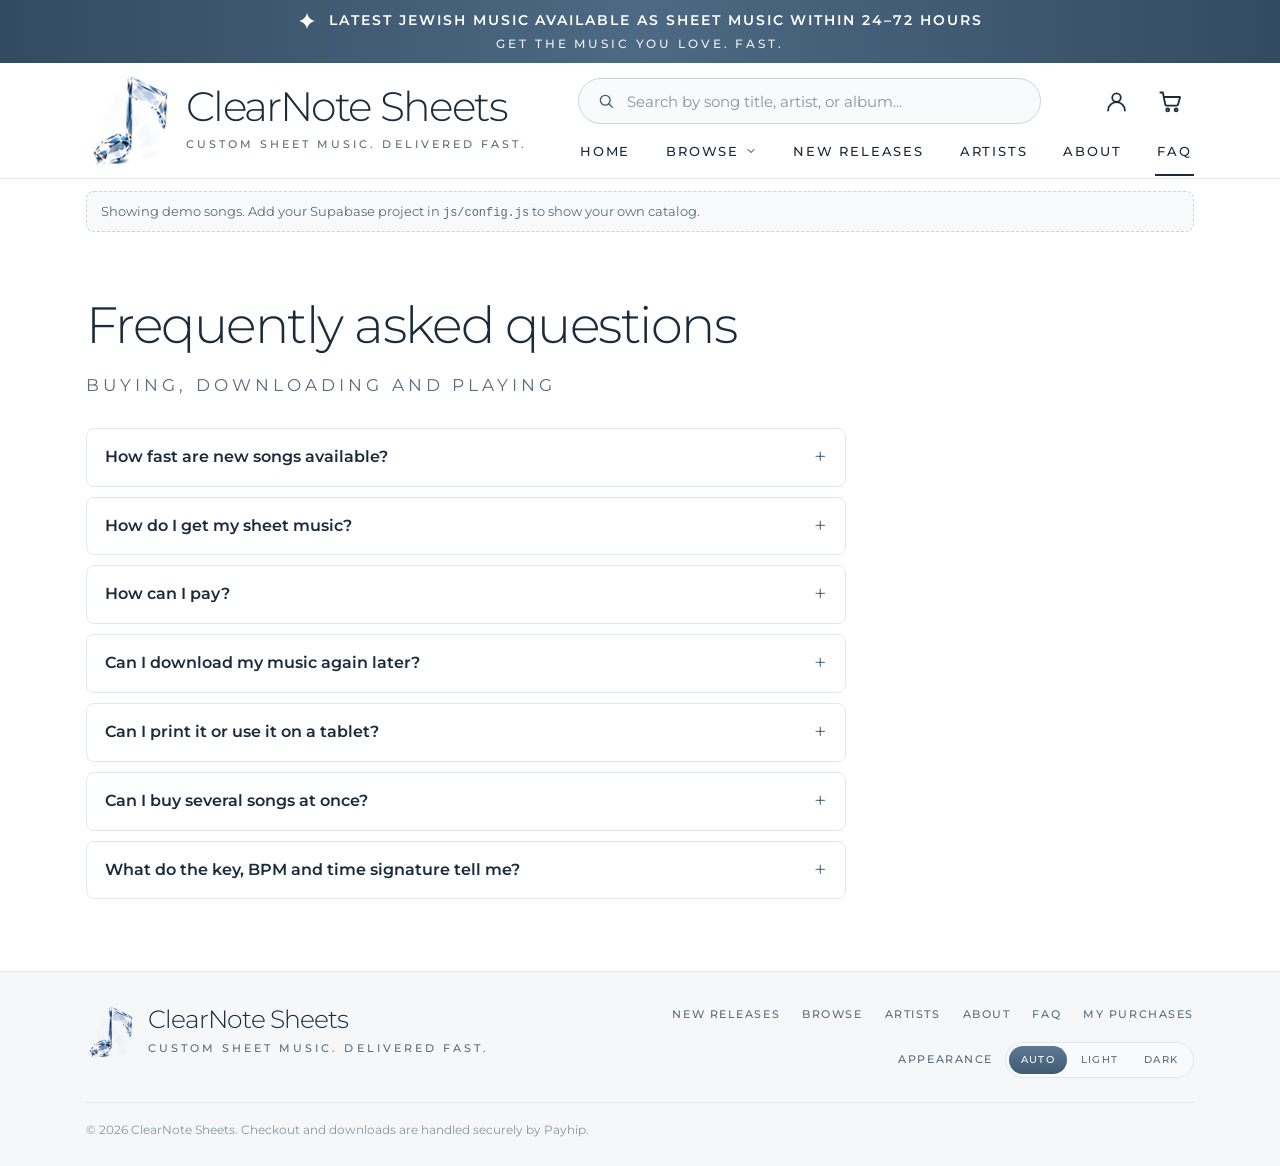
<file: faq.html>
<!doctype html>
<html lang="en">
<head>
<meta charset="utf-8">
<meta name="viewport" content="width=device-width, initial-scale=1">
<title>FAQ | ClearNote Sheets</title>
<meta name="description" content="Answers about buying, downloading and playing ClearNote sheet music.">
<meta name="theme-color" content="#172B3B">
<link rel="icon" href="favicon.png" type="image/png">
<link rel="apple-touch-icon" href="apple-touch-icon.png">
<meta property="og:type" content="website">
<meta property="og:site_name" content="ClearNote Sheets">
<meta property="og:title" content="FAQ | ClearNote Sheets">
<meta property="og:description" content="Answers about buying, downloading and playing ClearNote sheet music.">
<meta property="og:image" content="https://clearnotesheets.com/og-image.jpg">
<meta property="og:url" content="https://clearnotesheets.com/faq">
<link rel="canonical" href="https://clearnotesheets.com/faq">

<meta name="twitter:card" content="summary_large_image">
<script>try{var t=localStorage.getItem('cn-theme');if(t==='light'||t==='dark')document.documentElement.dataset.theme=t}catch(e){}</script>
<link rel="preconnect" href="https://fonts.googleapis.com">
<link rel="preconnect" href="https://fonts.gstatic.com" crossorigin>
<link rel="stylesheet" href="https://fonts.googleapis.com/css2?family=Montserrat:wght@300;400;500;600&amp;display=swap">
<link rel="stylesheet" href="css/tokens.css">
<link rel="stylesheet" href="css/glass.css">
<link rel="stylesheet" href="css/site.css">
<script src="js/payhip-config.js"></script>
<script src="https://payhip.com/payhip.js" defer></script>
<script type="module" src="js/site.js"></script>
</head>
<body>
<a class="skip" href="#main">Skip to content</a>
<div class="infobar" role="note">
  <div class="infobar__inner">
    <p class="infobar__main"><svg viewBox="0 0 24 24" fill="currentColor" aria-hidden="true"><path d="M12 1.8c.75 5.6 4.6 9.45 10.2 10.2-5.6.75-9.45 4.6-10.2 10.2-.75-5.6-4.6-9.45-10.2-10.2C7.4 11.25 11.25 7.4 12 1.8z"/></svg><span class="long">Latest Jewish music available as sheet music within 24–72 hours</span><span class="short">New Jewish music as sheet music in 24–72 hours</span></p>
    <p class="infobar__sub">Get the music you love. Fast.</p>
  </div>
</div>
<header class="site-header">
  <div class="site-header__inner">
    <a class="brand" href="./" aria-label="ClearNote Sheets home"><span class="brand__icon" aria-hidden="true"></span><span class="brand__text"><span class="brand__word">ClearNote Sheets</span><span class="brand__tag">Custom sheet music. Delivered fast.</span></span></a>
    <form class="search" role="search" action="browse.html" data-search>
      <label class="search__field"><svg viewBox="0 0 24 24" fill="none" stroke="currentColor" stroke-width="1.8" stroke-linecap="round" aria-hidden="true"><circle cx="11" cy="11" r="6.5"/><path d="M16 16l4.5 4.5"/></svg><span class="sr-only">Search by song title, artist, or album</span>
        <input class="search__input" type="search" name="q" placeholder="Search by song title, artist, or album..." autocomplete="off" autocapitalize="off" spellcheck="false" enterkeyhint="search" role="combobox" aria-expanded="false" aria-controls="search-results" aria-autocomplete="list">
      </label>
      <div class="search__results" id="search-results" role="listbox" aria-label="Matching sheets" data-search-results hidden></div>
    </form>
    <div class="header-actions">
      <a class="icon-btn" href="#" data-account aria-label="My purchases"><svg viewBox="0 0 24 24" fill="none" stroke="currentColor" stroke-width="1.6" stroke-linecap="round" stroke-linejoin="round" aria-hidden="true"><circle cx="12" cy="8.5" r="3.8"/><path d="M4.5 20a7.5 7.5 0 0 1 15 0"/></svg></a>
      <a class="icon-btn payhip-open-cart-button" href="#" aria-label="Open your cart"><svg viewBox="0 0 24 24" fill="none" stroke="currentColor" stroke-width="1.6" stroke-linecap="round" stroke-linejoin="round" aria-hidden="true"><path d="M3 4h2.2l2.1 10.4a1.6 1.6 0 0 0 1.6 1.3h8.3a1.6 1.6 0 0 0 1.6-1.2L20.5 8H6.1"/><circle cx="9.5" cy="19.5" r="1.3"/><circle cx="17" cy="19.5" r="1.3"/></svg><span class="cart-count" data-cart-count hidden></span></a>
      <button class="icon-btn menu-btn" type="button" data-menu-toggle aria-expanded="false" aria-controls="mobile-nav" aria-label="Menu"><svg viewBox="0 0 24 24" fill="none" stroke="currentColor" stroke-width="1.8" stroke-linecap="round" aria-hidden="true"><path d="M4 7h16M4 12h16M4 17h16"/></svg></button>
    </div>
    <nav class="nav" aria-label="Main">
      <a href="./">Home</a>
      <div class="nav-drop"><a class="nav-drop__toggle" href="browse.html">Browse <svg viewBox="0 0 24 24" fill="none" stroke="currentColor" stroke-width="2" stroke-linecap="round" stroke-linejoin="round" aria-hidden="true"><path d="M6 9l6 6 6-6"/></svg></a>
        <div class="nav-drop__menu"><a href="browse.html">All sheets</a><a href="browse.html?sort=title">Songs A–Z</a><a href="browse.html?by=artist">Artists</a><a href="browse.html?by=album">Albums</a></div>
      </div>
      <a href="browse.html?new=1">New Releases</a>
      <a href="browse.html?by=artist">Artists</a>
      <a href="about.html">About</a>
      <a href="faq.html" aria-current="page">FAQ</a>
    </nav>
  </div>
  <nav class="mobile-nav" id="mobile-nav" aria-label="Main" hidden>
    <a href="./">Home</a>
    <a href="browse.html">Browse all sheets</a>
    <a href="browse.html?new=1">New releases</a>
    <a href="browse.html?by=artist">Artists</a>
    <a href="browse.html?by=album">Albums</a>
    <a href="about.html">About</a>
    <a href="faq.html" aria-current="page">FAQ</a>
    <a href="#" data-account>My purchases</a>
    <div class="theme-choice" role="group" aria-label="Appearance"><span class="theme-choice__label">Appearance</span><div class="segmented segmented--sm"><button type="button" data-theme-choice="auto" aria-pressed="true">Auto</button><button type="button" data-theme-choice="light" aria-pressed="false">Light</button><button type="button" data-theme-choice="dark" aria-pressed="false">Dark</button></div></div>
  </nav>
</header>
<main id="main" class="page">
  <article class="prose">
    <h1>Frequently asked questions</h1>
    <p class="prose__sub">Buying, downloading and playing</p>
    <div class="faq"><details><summary>How fast are new songs available?</summary><p>New Jewish music is available as sheet music within 24–72 hours of its release.</p></details><details><summary>How do I get my sheet music?</summary><p>Right after checkout you get a link to download the PDF, and a copy is sent to your email.</p></details><details><summary>How can I pay?</summary><p>Checkout runs securely through Payhip, which accepts major credit cards, PayPal and other standard payment options. Your card details never reach us.</p></details><details><summary>Can I download my music again later?</summary><p>Yes. Sign in to <a href="#" data-account>Payhip</a> with the email you used at checkout to see your orders and download them again.</p></details><details><summary>Can I print it or use it on a tablet?</summary><p>Yes. Every sheet is a standard PDF, so you can print it or open it on any phone, tablet or computer.</p></details><details><summary>Can I buy several songs at once?</summary><p>Yes. Tap the cart button on each song you want, then check out once from the cart.</p></details><details><summary>What do the key, BPM and time signature tell me?</summary><p>The song’s key, its tempo in beats per minute, and how the beats are grouped, so you can check a sheet suits you before you buy. Each song page also shows a preview of the sheet.</p></details></div>
  </article>
</main>
<footer class="site-footer">
  <div class="site-footer__inner">
    <div><a class="brand" href="./" aria-label="ClearNote Sheets home"><span class="brand__icon" aria-hidden="true"></span><span class="brand__text"><span class="brand__word">ClearNote Sheets</span><span class="brand__tag">Custom sheet music. Delivered fast.</span></span></a></div>
    <div class="site-footer__links">
      <nav aria-label="Footer">
        <a href="browse.html?new=1">New Releases</a>
        <a href="browse.html">Browse</a>
        <a href="browse.html?by=artist">Artists</a>
        <a href="about.html">About</a>
        <a href="faq.html">FAQ</a>
        <a href="#" data-account>My Purchases</a>
        <a href="#" data-contact>Contact</a>
      </nav>
      <div class="theme-choice" role="group" aria-label="Appearance"><span class="theme-choice__label">Appearance</span><div class="segmented segmented--sm"><button type="button" data-theme-choice="auto" aria-pressed="true">Auto</button><button type="button" data-theme-choice="light" aria-pressed="false">Light</button><button type="button" data-theme-choice="dark" aria-pressed="false">Dark</button></div></div>
    </div>
    <p class="site-footer__fine">© <span data-year>2026</span> ClearNote Sheets. Checkout and downloads are handled securely by Payhip.</p>
  </div>
</footer>
</body>
</html>
</file>
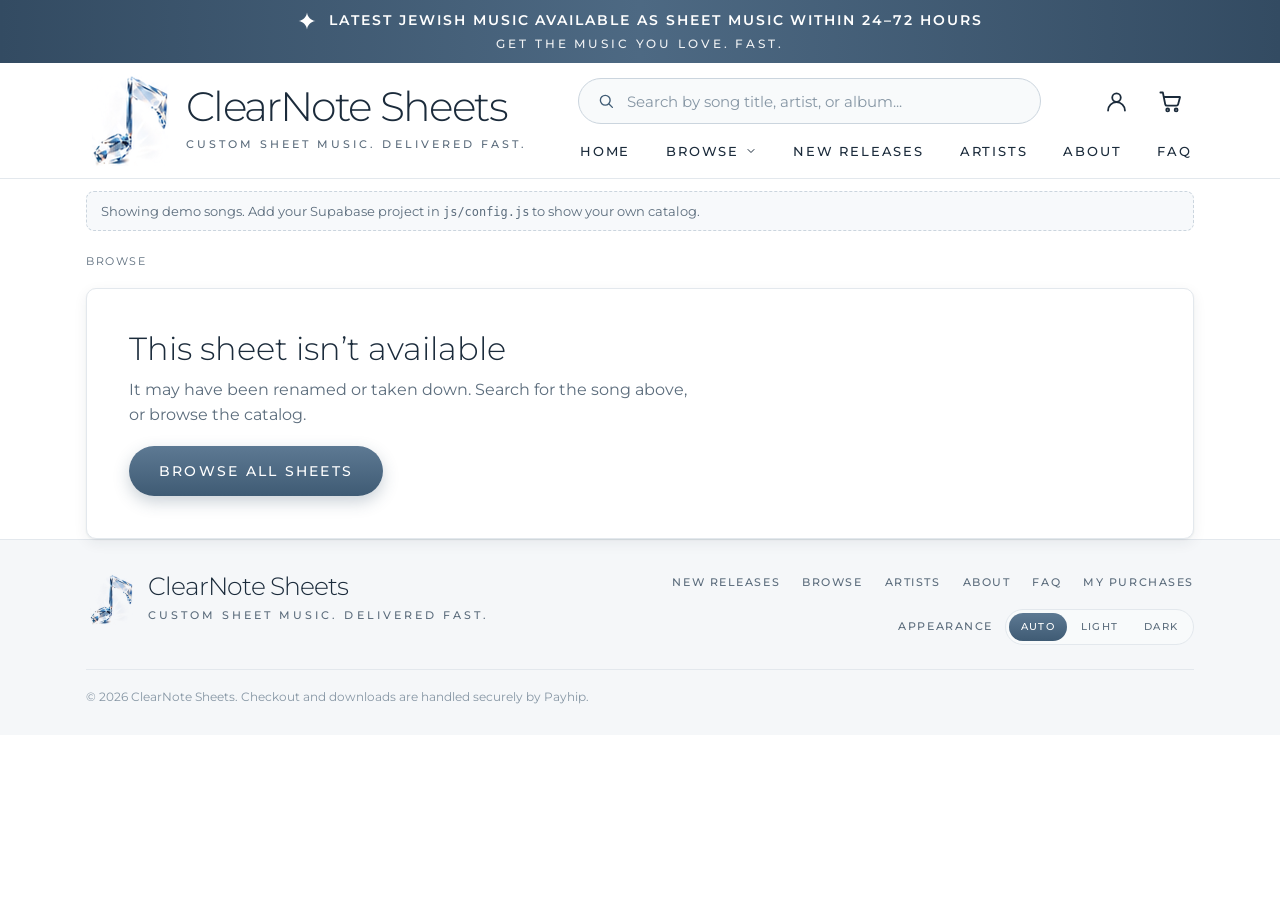
<file: song.html>
<!doctype html>
<html lang="en">
<head>
<meta charset="utf-8">
<meta name="viewport" content="width=device-width, initial-scale=1">
<title>Sheet music | ClearNote Sheets</title>
<meta name="description" content="Jewish music in your hands faster: the latest Jewish music as sheet music within 24–72 hours. Instant PDF download.">
<meta name="theme-color" content="#172B3B">
<link rel="icon" href="favicon.png" type="image/png">
<link rel="apple-touch-icon" href="apple-touch-icon.png">
<meta property="og:type" content="website">
<meta property="og:site_name" content="ClearNote Sheets">
<meta property="og:title" content="Sheet music | ClearNote Sheets">
<meta property="og:description" content="Jewish music in your hands faster: the latest Jewish music as sheet music within 24–72 hours. Instant PDF download.">
<meta property="og:image" content="https://clearnotesheets.com/og-image.jpg">

<meta name="twitter:card" content="summary_large_image">
<script>try{var t=localStorage.getItem('cn-theme');if(t==='light'||t==='dark')document.documentElement.dataset.theme=t}catch(e){}</script>
<link rel="preconnect" href="https://fonts.googleapis.com">
<link rel="preconnect" href="https://fonts.gstatic.com" crossorigin>
<link rel="stylesheet" href="https://fonts.googleapis.com/css2?family=Montserrat:wght@300;400;500;600&amp;display=swap">
<link rel="stylesheet" href="css/tokens.css">
<link rel="stylesheet" href="css/glass.css">
<link rel="stylesheet" href="css/site.css">
<script src="js/payhip-config.js"></script>
<script src="https://payhip.com/payhip.js" defer></script>
<script type="module" src="js/song.js"></script>
</head>
<body>
<a class="skip" href="#main">Skip to content</a>
<div class="infobar" role="note">
  <div class="infobar__inner">
    <p class="infobar__main"><svg viewBox="0 0 24 24" fill="currentColor" aria-hidden="true"><path d="M12 1.8c.75 5.6 4.6 9.45 10.2 10.2-5.6.75-9.45 4.6-10.2 10.2-.75-5.6-4.6-9.45-10.2-10.2C7.4 11.25 11.25 7.4 12 1.8z"/></svg><span class="long">Latest Jewish music available as sheet music within 24–72 hours</span><span class="short">New Jewish music as sheet music in 24–72 hours</span></p>
    <p class="infobar__sub">Get the music you love. Fast.</p>
  </div>
</div>
<header class="site-header">
  <div class="site-header__inner">
    <a class="brand" href="./" aria-label="ClearNote Sheets home"><span class="brand__icon" aria-hidden="true"></span><span class="brand__text"><span class="brand__word">ClearNote Sheets</span><span class="brand__tag">Custom sheet music. Delivered fast.</span></span></a>
    <form class="search" role="search" action="browse.html" data-search>
      <label class="search__field"><svg viewBox="0 0 24 24" fill="none" stroke="currentColor" stroke-width="1.8" stroke-linecap="round" aria-hidden="true"><circle cx="11" cy="11" r="6.5"/><path d="M16 16l4.5 4.5"/></svg><span class="sr-only">Search by song title, artist, or album</span>
        <input class="search__input" type="search" name="q" placeholder="Search by song title, artist, or album..." autocomplete="off" autocapitalize="off" spellcheck="false" enterkeyhint="search" role="combobox" aria-expanded="false" aria-controls="search-results" aria-autocomplete="list">
      </label>
      <div class="search__results" id="search-results" role="listbox" aria-label="Matching sheets" data-search-results hidden></div>
    </form>
    <div class="header-actions">
      <a class="icon-btn" href="#" data-account aria-label="My purchases"><svg viewBox="0 0 24 24" fill="none" stroke="currentColor" stroke-width="1.6" stroke-linecap="round" stroke-linejoin="round" aria-hidden="true"><circle cx="12" cy="8.5" r="3.8"/><path d="M4.5 20a7.5 7.5 0 0 1 15 0"/></svg></a>
      <a class="icon-btn payhip-open-cart-button" href="#" aria-label="Open your cart"><svg viewBox="0 0 24 24" fill="none" stroke="currentColor" stroke-width="1.6" stroke-linecap="round" stroke-linejoin="round" aria-hidden="true"><path d="M3 4h2.2l2.1 10.4a1.6 1.6 0 0 0 1.6 1.3h8.3a1.6 1.6 0 0 0 1.6-1.2L20.5 8H6.1"/><circle cx="9.5" cy="19.5" r="1.3"/><circle cx="17" cy="19.5" r="1.3"/></svg><span class="cart-count" data-cart-count hidden></span></a>
      <button class="icon-btn menu-btn" type="button" data-menu-toggle aria-expanded="false" aria-controls="mobile-nav" aria-label="Menu"><svg viewBox="0 0 24 24" fill="none" stroke="currentColor" stroke-width="1.8" stroke-linecap="round" aria-hidden="true"><path d="M4 7h16M4 12h16M4 17h16"/></svg></button>
    </div>
    <nav class="nav" aria-label="Main">
      <a href="./">Home</a>
      <div class="nav-drop"><a class="nav-drop__toggle" href="browse.html">Browse <svg viewBox="0 0 24 24" fill="none" stroke="currentColor" stroke-width="2" stroke-linecap="round" stroke-linejoin="round" aria-hidden="true"><path d="M6 9l6 6 6-6"/></svg></a>
        <div class="nav-drop__menu"><a href="browse.html">All sheets</a><a href="browse.html?sort=title">Songs A–Z</a><a href="browse.html?by=artist">Artists</a><a href="browse.html?by=album">Albums</a></div>
      </div>
      <a href="browse.html?new=1">New Releases</a>
      <a href="browse.html?by=artist">Artists</a>
      <a href="about.html">About</a>
      <a href="faq.html">FAQ</a>
    </nav>
  </div>
  <nav class="mobile-nav" id="mobile-nav" aria-label="Main" hidden>
    <a href="./">Home</a>
    <a href="browse.html">Browse all sheets</a>
    <a href="browse.html?new=1">New releases</a>
    <a href="browse.html?by=artist">Artists</a>
    <a href="browse.html?by=album">Albums</a>
    <a href="about.html">About</a>
    <a href="faq.html">FAQ</a>
    <a href="#" data-account>My purchases</a>
    <div class="theme-choice" role="group" aria-label="Appearance"><span class="theme-choice__label">Appearance</span><div class="segmented segmented--sm"><button type="button" data-theme-choice="auto" aria-pressed="true">Auto</button><button type="button" data-theme-choice="light" aria-pressed="false">Light</button><button type="button" data-theme-choice="dark" aria-pressed="false">Dark</button></div></div>
  </nav>
</header>
<main id="main" class="page">
  <nav class="crumbs" aria-label="Breadcrumb" data-crumbs><ol><li><a href="browse.html">Browse</a></li></ol></nav>
  <article class="song" data-song aria-busy="true">
    <div class="song__grid">
      <div class="skeleton" style="aspect-ratio:8.5/11"></div>
      <div class="glass song__panel">
        <div class="skeleton sk-line" style="width:65%;height:30px"></div>
        <div class="skeleton sk-line" style="width:40%"></div>
        <div class="skeleton" style="height:92px;margin-top:24px"></div>
        <div class="skeleton" style="height:48px;margin-top:24px;border-radius:999px"></div>
      </div>
    </div>
  </article>
  <section class="section" data-more hidden aria-labelledby="more-title">
    <div class="section__head"><h2 class="section__title" id="more-title" data-more-title>More from this artist</h2><a class="view-all" href="browse.html" data-more-link>See all</a></div>
    <ul class="cards" data-more-list></ul>
  </section>
  <dialog class="lightbox" data-lightbox aria-label="Sheet preview">
    <button class="lightbox__close" type="button" data-lightbox-close aria-label="Close the preview"><svg viewBox="0 0 24 24" fill="none" stroke="currentColor" stroke-width="1.8" stroke-linecap="round" aria-hidden="true"><path d="M6 6l12 12M18 6L6 18"/></svg></button>
    <div class="lightbox__inner"><img alt="" data-lightbox-img></div>
  </dialog>
</main>
<footer class="site-footer">
  <div class="site-footer__inner">
    <div><a class="brand" href="./" aria-label="ClearNote Sheets home"><span class="brand__icon" aria-hidden="true"></span><span class="brand__text"><span class="brand__word">ClearNote Sheets</span><span class="brand__tag">Custom sheet music. Delivered fast.</span></span></a></div>
    <div class="site-footer__links">
      <nav aria-label="Footer">
        <a href="browse.html?new=1">New Releases</a>
        <a href="browse.html">Browse</a>
        <a href="browse.html?by=artist">Artists</a>
        <a href="about.html">About</a>
        <a href="faq.html">FAQ</a>
        <a href="#" data-account>My Purchases</a>
        <a href="#" data-contact>Contact</a>
      </nav>
      <div class="theme-choice" role="group" aria-label="Appearance"><span class="theme-choice__label">Appearance</span><div class="segmented segmented--sm"><button type="button" data-theme-choice="auto" aria-pressed="true">Auto</button><button type="button" data-theme-choice="light" aria-pressed="false">Light</button><button type="button" data-theme-choice="dark" aria-pressed="false">Dark</button></div></div>
    </div>
    <p class="site-footer__fine">© <span data-year>2026</span> ClearNote Sheets. Checkout and downloads are handled securely by Payhip.</p>
  </div>
</footer>
</body>
</html>
</file>
<file: css/tokens.css>
/* ClearNote Sheets: design tokens (from the approved mockup)
   Type: Montserrat. Light for headlines and the wordmark, Medium for the
   letter-spaced capitals, Regular for text. */

:root {
  --font: "Montserrat", ui-sans-serif, system-ui, -apple-system, "Segoe UI", Roboto, Arial, sans-serif;
  --w-light: 300; --w-regular: 400; --w-medium: 500; --w-semibold: 600;
  --fs-xs: .75rem; --fs-sm: .875rem; --fs-md: 1rem; --fs-lg: 1.25rem; --fs-xl: 1.5rem;
  --fs-2xl: clamp(1.5rem, 1.15rem + 1.1vw, 2rem);
  --fs-3xl: clamp(2rem, 1.4rem + 2vw, 3rem);
  --r-pill: 999px; --r-xl: 14px; --r-lg: 10px; --r-md: 8px; --r-sm: 6px; --r-xs: 5px;
  --ease: cubic-bezier(.2, .8, .2, 1);
  --page: 1180px;
  --gutter: clamp(16px, 3.4vw, 36px);
  --header-h: 72px;

  --btn-grad: linear-gradient(180deg, #5D7993 0%, #3F5B74 100%);
  --btn-grad-hover: linear-gradient(180deg, #52708A 0%, #34506A 100%);
  --info-grad: linear-gradient(90deg, #334B62 0%, #4D6983 50%, #334B62 100%);

  /* ---------- Light (default) ---------- */
  color-scheme: light;
  --bg: #FFFFFF;
  --bg-soft: #F5F7F9;
  --bg-deep: #EEF2F5;
  --header-bg: #FFFFFF;
  --card-bg: #FFFFFF;
  --surface: #F7F9FB;
  --surface-solid: #FFFFFF;
  --field-bg: #F8FAFB;
  --glass-strong: #FFFFFF;
  --paper: #FFFFFF;
  --ink: #1B2B3B;
  --ink-2: #5B6C7C;
  --ink-3: #8696A4;
  --line: #E3E8ED;
  --line-strong: #CBD5DE;
  --hover: rgba(27, 43, 59, .05);
  --accent: #3F5B74;
  --accent-strong: #2F4A62;
  --accent-hover: #34506A;
  --accent-ink: #FFFFFF;
  --badge-bg: #3F5B74;
  --focus: #3F5B74;
  --focus-ring: rgba(63, 91, 116, .16);
  --danger: #A03434;
  --ok: #2F6B4F;
  --btn-shadow: rgba(47, 74, 98, .25);
  --shadow: 0 1px 2px rgba(27, 43, 59, .06), 0 4px 14px rgba(27, 43, 59, .07);
  --shadow-lg: 0 2px 6px rgba(27, 43, 59, .08), 0 16px 36px rgba(27, 43, 59, .13);
  --hero-bg: #F5F3F1;
  --hero-img: url("../assets/brand/hero.jpg");
  --banner-bg: #E7E8ED;
  --banner-img: url("../assets/brand/banner.jpg");
  --logo-icon: url("../assets/brand/crystal-note.png");
}

@media (prefers-color-scheme: dark) {
  :root:not([data-theme="light"]) {
    color-scheme: dark;
    --bg: #0E1A24;
    --bg-soft: #0B1620;
    --bg-deep: #0A141C;
    --header-bg: #0F1C28;
    --card-bg: #142635;
    --surface: #132433;
    --surface-solid: #142635;
    --field-bg: #122231;
    --glass-strong: #1A2E40;
    --paper: #FFFFFF;
    --ink: #EEF3F7;
    --ink-2: #A9B9C7;
    --ink-3: #8195A6;
    --line: #213444;
    --line-strong: #2E4659;
    --hover: rgba(185, 201, 214, .07);
    --accent: #8FADC6;
    --accent-strong: #B9CDE0;
    --accent-hover: #A7C1D7;
    --accent-ink: #0E1A24;
    --badge-bg: #5D7993;
    --focus: #8FADC6;
    --focus-ring: rgba(143, 173, 198, .2);
    --danger: #F0A3A3;
    --ok: #9FD8BB;
    --btn-shadow: rgba(0, 0, 0, .35);
    --shadow: 0 1px 2px rgba(0, 0, 0, .25), 0 6px 18px rgba(0, 0, 0, .22);
    --shadow-lg: 0 2px 8px rgba(0, 0, 0, .3), 0 18px 40px rgba(0, 0, 0, .38);
    --hero-bg: #3B4855;
    --hero-img: url("../assets/brand/hero-dark.jpg");
    --banner-bg: #131F2B;
    --banner-img: url("../assets/brand/banner-dark.jpg");
    --logo-icon: url("../assets/brand/crystal-note-dark.png");
  }
}
:root[data-theme="dark"] {
  color-scheme: dark;
    --bg: #0E1A24;
    --bg-soft: #0B1620;
    --bg-deep: #0A141C;
    --header-bg: #0F1C28;
    --card-bg: #142635;
    --surface: #132433;
    --surface-solid: #142635;
    --field-bg: #122231;
    --glass-strong: #1A2E40;
    --paper: #FFFFFF;
    --ink: #EEF3F7;
    --ink-2: #A9B9C7;
    --ink-3: #8195A6;
    --line: #213444;
    --line-strong: #2E4659;
    --hover: rgba(185, 201, 214, .07);
    --accent: #8FADC6;
    --accent-strong: #B9CDE0;
    --accent-hover: #A7C1D7;
    --accent-ink: #0E1A24;
    --badge-bg: #5D7993;
    --focus: #8FADC6;
    --focus-ring: rgba(143, 173, 198, .2);
    --danger: #F0A3A3;
    --ok: #9FD8BB;
    --btn-shadow: rgba(0, 0, 0, .35);
    --shadow: 0 1px 2px rgba(0, 0, 0, .25), 0 6px 18px rgba(0, 0, 0, .22);
    --shadow-lg: 0 2px 8px rgba(0, 0, 0, .3), 0 18px 40px rgba(0, 0, 0, .38);
    --hero-bg: #3B4855;
    --hero-img: url("../assets/brand/hero-dark.jpg");
    --banner-bg: #131F2B;
    --banner-img: url("../assets/brand/banner-dark.jpg");
    --logo-icon: url("../assets/brand/crystal-note-dark.png");
}
</file>
<file: css/glass.css>
/* ClearNote Sheets: panels and buttons
   (.glass keeps its name because the page scripts use it; it is now a plain card panel) */

.glass { position: relative; background: var(--card-bg); border: 1px solid var(--line); box-shadow: var(--shadow); }
.glass--strong { background: var(--card-bg); }

.btn {
  --btn-h: 50px;
  display: inline-flex; align-items: center; justify-content: center; gap: 10px;
  min-height: var(--btn-h); padding: 0 30px;
  border: 0; border-radius: var(--r-pill);
  font: var(--w-medium) .875rem/1 var(--font);
  letter-spacing: .16em; text-transform: uppercase;
  text-decoration: none; white-space: nowrap; cursor: pointer;
  color: var(--ink); background: transparent;
  transition: background .2s ease, color .2s ease, box-shadow .2s ease, transform .2s var(--ease), border-color .2s ease;
  -webkit-tap-highlight-color: transparent;
}
.btn:active { transform: translateY(1px); }
.btn svg { flex: none; width: 16px; height: 16px; }
.btn--solid, .btn--primary { background: var(--btn-grad); color: #fff; box-shadow: 0 6px 16px var(--btn-shadow); }
.btn--solid:hover, .btn--primary:hover { background: var(--btn-grad-hover); color: #fff; }
.btn--glass { background: var(--card-bg); color: var(--accent-strong); box-shadow: inset 0 0 0 1px var(--line-strong); }
.btn--glass:hover { box-shadow: inset 0 0 0 1px var(--accent); }
.btn--quiet { padding: 0 14px; }
.btn--quiet:hover { background: var(--hover); }
.btn--sm { --btn-h: 38px; padding: 0 16px; font-size: .72rem; letter-spacing: .12em; }
.btn--block { width: 100%; }
.btn[disabled], .btn[aria-disabled="true"] { opacity: .5; pointer-events: none; }

.icon-btn {
  display: inline-grid; place-items: center; width: 44px; height: 44px; padding: 0;
  border: 0; border-radius: 50%; background: transparent; color: var(--ink);
  cursor: pointer; position: relative; text-decoration: none; transition: background-color .2s ease;
  -webkit-tap-highlight-color: transparent;
}
.icon-btn:hover { background: var(--hover); }
.icon-btn svg { width: 24px; height: 24px; }
</file>
<file: css/site.css>
/* ClearNote Sheets: storefront (layout and components from the approved mockup) */

*, *::before, *::after { box-sizing: border-box; }
html { -webkit-text-size-adjust: 100%; text-size-adjust: 100%; }
body { margin: 0; min-height: 100vh; font: var(--w-regular) var(--fs-md)/1.55 var(--font); color: var(--ink); background: var(--bg); -webkit-font-smoothing: antialiased; -moz-osx-font-smoothing: grayscale; }
img, svg { display: block; max-width: 100%; }
img { height: auto; }
a { color: inherit; }
button, input, select, textarea { font: inherit; color: inherit; }
h1, h2, h3 { margin: 0; font-weight: var(--w-light); line-height: 1.15; }
p { margin: 0; }
ul, ol { margin: 0; padding: 0; list-style: none; }
[hidden] { display: none !important; }
:focus-visible { outline: 2px solid var(--focus); outline-offset: 3px; border-radius: 4px; }
.sr-only { position: absolute !important; width: 1px; height: 1px; padding: 0; margin: -1px; overflow: hidden; clip: rect(0 0 0 0); white-space: nowrap; border: 0; }
.skip { position: absolute; left: 12px; top: -60px; z-index: 100; padding: 10px 16px; border-radius: var(--r-sm); background: var(--accent); color: var(--accent-ink); text-decoration: none; font-weight: var(--w-medium); }
.skip:focus { top: 12px; }
.page { max-width: var(--page); margin: 0 auto; padding: 0 var(--gutter); }
.caps { text-transform: uppercase; letter-spacing: .16em; }

/* ---------- Info bar ---------- */
.infobar { background: var(--info-grad); color: #fff; text-align: center; }
.infobar__inner { max-width: var(--page); margin: 0 auto; padding: 10px var(--gutter); display: grid; justify-items: center; gap: 3px; }
.infobar__main { display: inline-flex; align-items: center; gap: 12px; font-size: .875rem; font-weight: var(--w-semibold); letter-spacing: .14em; text-transform: uppercase; }
.infobar__main svg { width: 20px; height: 20px; flex: none; }
.infobar__sub { font-size: .75rem; font-weight: var(--w-medium); letter-spacing: .24em; text-transform: uppercase; opacity: .92; }
.infobar .short { display: none; }
@media (max-width: 760px) {
  .infobar__inner { padding: 8px 12px; }
  .infobar__main { font-size: .6875rem; letter-spacing: .09em; gap: 8px; }
  .infobar__main svg { width: 15px; height: 15px; }
  .infobar__sub { font-size: .625rem; letter-spacing: .18em; }
  .infobar .long { display: none; }
  .infobar .short { display: inline; }
}

/* ---------- Header ---------- */
.site-header { position: relative; z-index: 40; background: var(--header-bg); border-bottom: 1px solid var(--line); }
.site-header__inner {
  max-width: var(--page); margin: 0 auto; padding: 12px var(--gutter) 0;
  display: grid; grid-template-columns: auto minmax(0, 1fr) auto;
  grid-template-areas: "brand search actions" "brand nav nav";
  column-gap: clamp(24px, 4vw, 60px); align-items: center;
}
.brand { grid-area: brand; display: inline-flex; align-items: center; gap: 12px; padding-bottom: 12px; min-width: 0; color: var(--ink); text-decoration: none; }
.brand__icon { flex: none; width: 88px; aspect-ratio: 351 / 360; background: var(--logo-icon) center / contain no-repeat; }
.brand__text { display: grid; min-width: 0; }
.brand__word { font-weight: var(--w-light); font-size: 2.55rem; letter-spacing: -.04em; line-height: 1; white-space: nowrap; }
.brand__tag { margin-top: 8px; font-size: .7rem; font-weight: var(--w-medium); letter-spacing: .27em; text-transform: uppercase; color: var(--ink-2); white-space: nowrap; }

.search { grid-area: search; position: relative; width: 100%; max-width: 560px; }
.search__field { display: flex; align-items: center; gap: 10px; height: 46px; padding: 0 18px; border-radius: var(--r-pill); background: var(--field-bg); border: 1px solid var(--line-strong); transition: border-color .2s ease, box-shadow .2s ease; }
.search__field:focus-within { border-color: var(--accent); box-shadow: 0 0 0 3px var(--focus-ring); }
.search__field svg { width: 18px; height: 18px; flex: none; color: var(--accent); }
.search__input { flex: 1; min-width: 0; height: 100%; border: 0; outline: 0; background: transparent; font-size: .9375rem; }
.search__input::placeholder { color: var(--ink-3); opacity: 1; }
.search__input::-webkit-search-cancel-button { -webkit-appearance: none; }
.search__results { position: absolute; left: 0; right: 0; top: calc(100% + 6px); z-index: 60; max-height: min(70vh, 520px); overflow: auto; padding: 6px; border-radius: var(--r-lg); background: var(--card-bg); border: 1px solid var(--line); box-shadow: var(--shadow-lg); }
.suggest { display: grid; grid-template-columns: 44px minmax(0, 1fr) auto; align-items: center; gap: 12px; padding: 8px; border-radius: var(--r-md); text-decoration: none; }
.suggest[aria-selected="true"], .suggest:hover { background: var(--hover); }
.suggest .cover { width: 44px; height: 44px; border-radius: var(--r-xs); }
.suggest__title { font-weight: var(--w-semibold); font-size: .875rem; white-space: nowrap; overflow: hidden; text-overflow: ellipsis; }
.suggest__artist { font-size: .78rem; color: var(--ink-2); white-space: nowrap; overflow: hidden; text-overflow: ellipsis; }
.suggest__price { font-size: .875rem; font-weight: var(--w-semibold); }
.search__all { display: block; padding: 12px 10px 6px; font-size: .72rem; font-weight: var(--w-medium); letter-spacing: .12em; text-transform: uppercase; text-decoration: none; color: var(--accent-strong); }
.search__none { padding: 14px 10px; color: var(--ink-2); font-size: .875rem; }

.header-actions { grid-area: actions; display: flex; align-items: center; gap: 6px; }
.site-header .header-actions .icon-btn { width: 48px; height: 48px; }
.site-header .header-actions .icon-btn svg { width: 27px; height: 27px; }
.cart-count { position: absolute; top: 1px; right: -1px; min-width: 19px; height: 19px; padding: 0 5px; border-radius: 10px; background: var(--badge-bg); color: #fff; font-size: 11px; font-weight: var(--w-semibold); line-height: 19px; text-align: center; }
.cart-count[data-dot] { min-width: 10px; width: 10px; height: 10px; padding: 0; top: 7px; right: 7px; }
.menu-btn { display: none; }
.theme-btn .icon-sun { display: none; }
:root[data-theme="dark"] .theme-btn .icon-sun { display: block; }
:root[data-theme="dark"] .theme-btn .icon-moon { display: none; }
@media (prefers-color-scheme: dark) {
  :root:not([data-theme="light"]) .theme-btn .icon-sun { display: block; }
  :root:not([data-theme="light"]) .theme-btn .icon-moon { display: none; }
}

.nav { grid-area: nav; display: flex; align-items: center; justify-content: space-between; gap: 8px; }
.nav > a, .nav-drop__toggle {
  display: inline-flex; align-items: center; gap: 6px; padding: 12px 2px 13px;
  font-size: .8125rem; font-weight: var(--w-medium); letter-spacing: .14em; text-transform: uppercase;
  text-decoration: none; color: var(--ink); border-bottom: 2px solid transparent;
  transition: border-color .2s ease;
}
.nav > a:hover, .nav-drop__toggle:hover { border-bottom-color: var(--line-strong); }
.nav > a[aria-current="page"], .nav-drop__toggle[aria-current="page"] { border-bottom-color: var(--ink); }
.nav-drop { position: relative; }
.nav-drop__toggle svg { width: 12px; height: 12px; }
.nav-drop__menu { position: absolute; top: calc(100% + 1px); left: -14px; z-index: 50; min-width: 210px; padding: 8px; display: none; background: var(--card-bg); border: 1px solid var(--line); border-radius: var(--r-lg); box-shadow: var(--shadow-lg); }
.nav-drop:hover .nav-drop__menu, .nav-drop:focus-within .nav-drop__menu { display: grid; }
.nav-drop__menu a { padding: 10px 12px; border-radius: var(--r-sm); font-size: .8125rem; text-decoration: none; color: var(--ink); }
.nav-drop__menu a:hover { background: var(--hover); }

.mobile-nav { max-width: var(--page); margin: 0 auto; padding: 4px var(--gutter) 14px; border-top: 1px solid var(--line); }
.mobile-nav a { display: block; padding: 13px 4px; font-size: .78rem; font-weight: var(--w-medium); letter-spacing: .14em; text-transform: uppercase; text-decoration: none; border-bottom: 1px solid var(--line); }
.mobile-nav a[aria-current="page"] { color: var(--accent-strong); }

@media (max-width: 960px) {
  .site-header { position: sticky; top: 0; }
  .site-header__inner { grid-template-columns: minmax(0, 1fr) auto; grid-template-areas: "brand actions" "search search"; padding: 8px var(--gutter) 10px; row-gap: 8px; }
  .brand { padding-bottom: 0; gap: 8px; }
  .brand__icon { width: 46px; }
  .brand__word { font-size: 1.5rem; }
  .brand__tag { margin-top: 4px; font-size: .5rem; letter-spacing: .2em; }
  .search { max-width: none; }
  .nav { display: none; }
  .menu-btn { display: inline-grid; }
}
@media (max-width: 380px) { .brand__tag { display: none; } .brand__word { font-size: 1.32rem; } }

.demo-note { max-width: var(--page); margin: 12px auto 0; padding: 0 var(--gutter); }
.demo-note p { font-size: .8125rem; color: var(--ink-2); padding: 9px 14px; border-radius: var(--r-md); background: var(--surface); border: 1px dashed var(--line-strong); }
.demo-note code { font-size: .92em; }

/* ---------- Hero ---------- */
.hero { position: relative; overflow: hidden; background: var(--hero-bg); }
.hero__art { position: absolute; inset: 0; background: var(--hero-img) right center / auto 100% no-repeat; }
.hero__art::before { content: ""; position: absolute; inset: 0; background: linear-gradient(90deg, var(--hero-bg) 0%, transparent 32%); opacity: .9; }
:root[data-theme="dark"] .hero__art::after { content: ""; position: absolute; inset: 0; background: linear-gradient(90deg, rgba(14, 26, 36, .78) 0%, rgba(14, 26, 36, .4) 40%, transparent 62%); }
@media (prefers-color-scheme: dark) { :root:not([data-theme="light"]) .hero__art::after { content: ""; position: absolute; inset: 0; background: linear-gradient(90deg, rgba(14, 26, 36, .78) 0%, rgba(14, 26, 36, .4) 40%, transparent 62%); } }
.hero__inner { position: relative; max-width: var(--page); margin: 0 auto; padding: 40px var(--gutter); min-height: clamp(340px, 32vw, 450px); display: flex; align-items: center; }
.hero__copy { max-width: 820px; }
.hero__title { font-size: clamp(2.5rem, 1.3rem + 3.5vw, 4.4rem); letter-spacing: -.035em; line-height: 1.03; color: var(--ink); }
.hero__sub { margin-top: 20px; font-size: clamp(.9rem, .8rem + .45vw, 1.2rem); letter-spacing: .27em; line-height: 1.75; text-transform: uppercase; color: var(--ink); }
.hero__copy .btn { margin-top: 28px; }
@media (max-width: 760px) {
  .hero { display: flex; flex-direction: column; }
  .hero__inner { order: 1; min-height: 0; padding: 30px var(--gutter) 0; display: block; }
  .hero__art { order: 2; position: relative; inset: auto; height: 240px; margin-top: 16px; background-size: cover; background-position: 70% center; -webkit-mask-image: linear-gradient(to bottom, transparent 0, #000 22%); mask-image: linear-gradient(to bottom, transparent 0, #000 22%); }
  .hero__art::before, .hero__art::after { display: none; }
}

/* ---------- Browse tiles ---------- */
.tiles { display: grid; grid-template-columns: repeat(3, minmax(0, 1fr)); gap: 18px; padding-top: 14px; }
.tile { position: relative; isolation: isolate; display: block; aspect-ratio: 2.12 / 1; overflow: hidden; border-radius: var(--r-md); color: #fff; text-decoration: none; box-shadow: var(--shadow); }
.tile__img { position: absolute; inset: 0; z-index: -2; background: center / cover no-repeat; transition: transform .6s var(--ease); }
.tile--artist .tile__img { background-image: url("../assets/brand/tile-artist.jpg"); }
.tile--song .tile__img { background-image: url("../assets/brand/tile-song.jpg"); }
.tile--album .tile__img { background-image: url("../assets/brand/tile-album.jpg"); }
.tile::before { content: ""; position: absolute; inset: 0; z-index: -1; background: linear-gradient(90deg, rgba(16, 24, 32, .62) 0%, rgba(16, 24, 32, .32) 45%, rgba(16, 24, 32, 0) 78%); }
.tile:hover .tile__img { transform: scale(1.04); }
.tile__label { position: absolute; left: 28px; top: 25%; font-size: clamp(1.3rem, .95rem + 1vw, 2rem); font-weight: var(--w-light); line-height: 1.15; text-shadow: 0 1px 10px rgba(0, 0, 0, .25); }
.tile__go { position: absolute; left: 28px; bottom: 20px; width: 34px; height: 34px; border-radius: 50%; display: grid; place-items: center; background: #fff; color: #1B2B3B; transition: transform .25s var(--ease); }
.tile__go svg { width: 15px; height: 15px; }
.tile:hover .tile__go { transform: translateX(3px); }
@media (max-width: 760px) {
  .tiles { grid-template-columns: 1fr; gap: 12px; }
  .tile { aspect-ratio: 3.3 / 1; }
  .tile__label { top: 50%; transform: translateY(-50%); left: 20px; }
  .tile__label br { display: none; }
  .tile__go { left: auto; right: 18px; bottom: auto; top: 50%; transform: translateY(-50%); }
  .tile:hover .tile__go { transform: translateY(-50%) translateX(3px); }
}

/* ---------- Sections and cards ---------- */
.section { padding-top: clamp(28px, 4vw, 40px); }
.section__head { display: flex; align-items: center; gap: 18px; margin-bottom: 16px; }
.section__title { flex: 1; display: flex; align-items: center; gap: 18px; min-width: 0; font-size: clamp(1.45rem, 1.1rem + 1.2vw, 2.25rem); letter-spacing: .12em; text-transform: uppercase; color: var(--ink); white-space: nowrap; }
.section__title::after { content: ""; flex: 1; height: 1px; background: var(--line); }
.section__note { color: var(--ink-2); }
.view-all, .link { display: inline-flex; align-items: center; gap: 6px; font-size: .9375rem; color: var(--ink-2); text-decoration: none; white-space: nowrap; }
.view-all svg { width: 14px; height: 14px; }
.view-all:hover, .link:hover { color: var(--ink); }
.link { text-decoration: underline; text-underline-offset: 3px; }

.cards { display: grid; grid-template-columns: repeat(auto-fill, minmax(172px, 1fr)); gap: 18px 16px; }
.cards--five { grid-template-columns: repeat(5, minmax(0, 1fr)); }
.card { position: relative; display: flex; flex-direction: column; overflow: hidden; background: var(--card-bg); border-radius: var(--r-sm); box-shadow: var(--shadow); transition: transform .25s var(--ease), box-shadow .25s var(--ease); }
.card:hover { transform: translateY(-3px); box-shadow: var(--shadow-lg); }
.card__media { display: block; aspect-ratio: 1; overflow: hidden; }
.card__media .cover { width: 100%; height: 100%; border-radius: 0; aspect-ratio: auto; }
.cards--wide .card__media { aspect-ratio: 16 / 10; }
.card__body { display: grid; gap: 3px; padding: 12px 14px 14px; }
.card__title { font-size: .95rem; font-weight: var(--w-semibold); line-height: 1.3; text-decoration: none; color: var(--ink); white-space: nowrap; overflow: hidden; text-overflow: ellipsis; }
.card__title::after { content: ""; position: absolute; inset: 0; }
.card__artist { font-size: .8125rem; color: var(--ink-2); white-space: nowrap; overflow: hidden; text-overflow: ellipsis; }
.card__foot { display: flex; align-items: center; justify-content: space-between; gap: 8px; margin-top: 12px; }
.card__price { font-size: 1.05rem; font-weight: var(--w-semibold); font-variant-numeric: tabular-nums; }
.card__cart { position: relative; z-index: 1; display: grid; place-items: center; width: 44px; height: 34px; border-radius: var(--r-xs); background: var(--btn-grad); color: #fff; box-shadow: 0 3px 8px var(--btn-shadow); transition: background .2s ease; }
.card__cart:hover { background: var(--btn-grad-hover); }
.card__cart svg { width: 19px; height: 19px; }
.price { font-weight: var(--w-semibold); font-variant-numeric: tabular-nums; }

.carousel { position: relative; }
.carousel .cards { grid-auto-flow: column; grid-template-columns: none; grid-auto-columns: calc((100% - 64px) / 5); gap: 16px; overflow-x: auto; scroll-snap-type: x mandatory; scrollbar-width: none; margin: -6px -6px 0; padding: 6px 6px 12px; }
.carousel .cards::-webkit-scrollbar { display: none; }
.carousel .card { scroll-snap-align: start; }
.carousel__next { position: absolute; right: -16px; top: 24%; z-index: 2; width: 40px; height: 40px; border: 0; border-radius: 50%; display: grid; place-items: center; cursor: pointer; background: var(--card-bg); color: var(--ink); box-shadow: var(--shadow-lg); }
.carousel__next svg { width: 18px; height: 18px; }

@media (max-width: 960px) {
  .cards--five { grid-auto-flow: column; grid-template-columns: none; grid-auto-columns: 40%; overflow-x: auto; scroll-snap-type: x mandatory; scrollbar-width: none; margin: -6px calc(-1 * var(--gutter)) 0; padding: 6px var(--gutter) 12px; }
  .cards--five::-webkit-scrollbar { display: none; }
  .cards--five .card { scroll-snap-align: start; }
  .carousel .cards { grid-auto-columns: 40%; margin: -6px calc(-1 * var(--gutter)) 0; padding: 6px var(--gutter) 12px; }
  .carousel__next { display: none; }
}
@media (max-width: 560px) {
  .cards--five, .carousel .cards { grid-auto-columns: 56%; }
  .cards:not(.cards--five):not(.carousel .cards) { grid-template-columns: repeat(2, minmax(0, 1fr)); gap: 14px 12px; }
}

/* ---------- Features ---------- */
.features { margin-top: clamp(32px, 5vw, 48px); border-top: 1px solid var(--line); border-bottom: 1px solid var(--line); background: var(--bg); }
.features__inner { max-width: var(--page); margin: 0 auto; padding: 26px var(--gutter); display: grid; grid-template-columns: repeat(4, minmax(0, 1fr)); }
.feature { display: grid; justify-items: center; align-content: start; gap: 8px; padding: 6px 18px; text-align: center; }
.feature + .feature { border-left: 1px solid var(--line); }
.feature svg { width: 34px; height: 34px; color: var(--ink); }
.feature h3 { font-size: .8125rem; font-weight: var(--w-medium); letter-spacing: .14em; line-height: 1.4; text-transform: uppercase; color: var(--ink); }
.feature p { max-width: 26ch; font-size: .9rem; line-height: 1.45; color: var(--ink-2); }
@media (max-width: 760px) {
  .features__inner { grid-template-columns: repeat(2, minmax(0, 1fr)); padding: 8px var(--gutter); }
  .feature { padding: 18px 10px; }
  .feature + .feature { border-left: 0; }
  .feature:nth-child(even) { border-left: 1px solid var(--line); }
  .feature:nth-child(n + 3) { border-top: 1px solid var(--line); }
}

/* ---------- Banner ---------- */
.banner { position: relative; overflow: hidden; background: var(--banner-bg); }
.banner__art { position: absolute; inset: 0; background: var(--banner-img) right center / auto 100% no-repeat; }
.banner__inner { position: relative; max-width: var(--page); margin: 0 auto; padding: 34px var(--gutter); min-height: clamp(180px, 16vw, 220px); display: flex; flex-direction: column; justify-content: center; align-items: flex-start; }
.banner h2 { font-size: clamp(2rem, 1.3rem + 2vw, 3rem); letter-spacing: -.03em; color: var(--ink); }
.banner p { margin-top: 8px; font-size: .9rem; letter-spacing: .26em; text-transform: uppercase; color: var(--ink); }
.banner .btn { margin-top: 18px; }
@media (max-width: 760px) {
  .banner { display: flex; flex-direction: column; }
  .banner__inner { order: 1; min-height: 0; padding: 30px var(--gutter) 6px; }
  .banner__art { order: 2; position: relative; inset: auto; height: 150px; background-size: cover; background-position: 75% center; -webkit-mask-image: linear-gradient(to bottom, transparent 0, #000 30%); mask-image: linear-gradient(to bottom, transparent 0, #000 30%); }
}

/* ---------- Footer ---------- */
.site-footer { background: var(--bg-soft); border-top: 1px solid var(--line); }
.site-footer__inner { max-width: var(--page); margin: 0 auto; padding: 34px var(--gutter) 28px; display: grid; grid-template-columns: minmax(0, 1fr) auto; gap: 24px 40px; align-items: start; }
.site-footer .brand { padding: 0; }
.site-footer .brand__icon { width: 50px; }
.site-footer .brand__word { font-size: 1.55rem; }
.site-footer__links { display: grid; justify-items: end; gap: 18px; }
.site-footer nav { display: flex; flex-wrap: wrap; justify-content: flex-end; gap: 8px 22px; }
.site-footer nav a { font-size: .7rem; font-weight: var(--w-medium); letter-spacing: .14em; text-transform: uppercase; text-decoration: none; color: var(--ink-2); }
.site-footer nav a:hover { color: var(--ink); }
.site-footer__fine { grid-column: 1 / -1; padding-top: 18px; border-top: 1px solid var(--line); font-size: .75rem; color: var(--ink-3); }
.theme-choice { display: flex; align-items: center; gap: 12px; }
.theme-choice__label { font-size: .7rem; font-weight: var(--w-medium); letter-spacing: .14em; text-transform: uppercase; color: var(--ink-2); }
.mobile-nav .theme-choice { justify-content: space-between; padding: 14px 4px 4px; }
@media (max-width: 640px) {
  .site-footer__inner { grid-template-columns: 1fr; }
  .site-footer__links, .site-footer nav { justify-items: start; justify-content: flex-start; }
}

/* ---------- Segmented controls ---------- */
.segmented { display: inline-flex; gap: 2px; padding: 3px; border-radius: var(--r-pill); background: var(--field-bg); border: 1px solid var(--line); }
.segmented button, .segmented a { border: 0; background: transparent; cursor: pointer; padding: 8px 16px; border-radius: var(--r-pill); font-size: .72rem; font-weight: var(--w-medium); letter-spacing: .12em; text-transform: uppercase; color: var(--ink-2); text-decoration: none; transition: background .2s ease, color .2s ease; }
.segmented [aria-selected="true"], .segmented [aria-current="page"], .segmented [aria-pressed="true"] { background: var(--btn-grad); color: #fff; }
.segmented--sm button { padding: 6px 12px; font-size: .64rem; }

/* ---------- Covers ---------- */
.cover { display: block; width: 100%; aspect-ratio: 1; object-fit: cover; border-radius: var(--r-sm); background: var(--surface); }
.cover--auto { position: relative; overflow: hidden; container-type: inline-size; display: flex; flex-direction: column; justify-content: flex-end; padding: 9% 10%; color: #fff; background: linear-gradient(150deg, var(--c1), var(--c2)); }
.cover--auto[data-v="0"] { --c1: #56728C; --c2: #2E465C; }
.cover--auto[data-v="1"] { --c1: #8AA2B6; --c2: #4D6983; }
.cover--auto[data-v="2"] { --c1: #E6ECF1; --c2: #B7C6D3; color: #1B2B3B; }
.cover--auto[data-v="3"] { --c1: #F4F2EE; --c2: #D7DEE4; color: #1B2B3B; }
.cover--auto[data-v="4"] { --c1: #3F5B74; --c2: #1E3245; }
.cover--auto .cover__staff { position: absolute; left: 0; right: 0; top: 18%; height: 30%; opacity: .28; }
.cover--auto .cover__title { position: relative; font-weight: var(--w-light); font-size: clamp(11px, 15cqi, 30px); line-height: 1.08; letter-spacing: -.02em; overflow-wrap: anywhere; }
.cover--auto .cover__artist { position: relative; margin-top: 4%; font-weight: var(--w-medium); font-size: clamp(8px, 7cqi, 14px); opacity: .85; white-space: nowrap; overflow: hidden; text-overflow: ellipsis; }
.cover--tiny .cover__title, .cover--tiny .cover__artist, .cover--tiny .cover__staff { display: none; }
.cover--tiny::after { content: attr(data-initial); position: absolute; inset: 0; display: grid; place-items: center; font-weight: var(--w-light); font-size: 1.15rem; }

/* ---------- Rows (catalog list view) ---------- */
.rows { display: grid; gap: 8px; }
.row { display: grid; grid-template-columns: 62px minmax(0, 1.6fr) minmax(0, .8fr) minmax(0, .7fr) minmax(0, .5fr) auto; align-items: center; gap: 16px; padding: 8px 12px 8px 8px; background: var(--card-bg); border: 1px solid var(--line); border-radius: var(--r-md); transition: box-shadow .2s ease; }
.row:hover { box-shadow: var(--shadow); }
.row__thumb { display: block; overflow: hidden; border-radius: var(--r-xs); }
.row__thumb .cover { width: 62px; height: 62px; border-radius: var(--r-xs); }
.row__main { min-width: 0; }
.row__title { display: block; font-weight: var(--w-semibold); font-size: .9375rem; text-decoration: none; white-space: nowrap; overflow: hidden; text-overflow: ellipsis; }
.row__title:hover { text-decoration: underline; text-underline-offset: 3px; }
.row__sub { display: flex; align-items: center; gap: 8px; min-width: 0; font-size: .8125rem; color: var(--ink-2); }
.row__sub a { text-decoration: none; white-space: nowrap; overflow: hidden; text-overflow: ellipsis; }
.row__sub a:hover { color: var(--ink); text-decoration: underline; }
.row__fact { font-size: .8125rem; color: var(--ink-2); white-space: nowrap; overflow: hidden; text-overflow: ellipsis; }
.row__facts-inline { display: none; }
.row__end { display: flex; align-items: center; gap: 16px; }
.row__added { font-size: .75rem; color: var(--ink-3); white-space: nowrap; }
.row .btn { --btn-h: 36px; padding: 0 14px; font-size: .68rem; }
.btn .label-short { display: none; }
@media (max-width: 900px) {
  .row { grid-template-columns: 56px minmax(0, 1fr) auto; gap: 12px; }
  .row__thumb .cover { width: 56px; height: 56px; }
  .row__fact { display: none; }
  .row__facts-inline { display: block; margin-top: 1px; font-size: .75rem; color: var(--ink-3); white-space: nowrap; overflow: hidden; text-overflow: ellipsis; }
}
@media (max-width: 520px) {
  .row { grid-template-columns: 52px minmax(0, 1fr) auto; gap: 10px; padding: 8px; }
  .row__thumb .cover { width: 52px; height: 52px; }
  .row__end { display: grid; justify-items: end; gap: 4px; }
  .row .btn { --btn-h: 32px; padding: 0 10px; }
  .row .btn .label-long { display: none; }
  .row .btn .label-short { display: inline; }
  .row__sub .tag { display: none; }
}
.tag { display: inline-flex; align-items: center; height: 20px; padding: 0 8px; border-radius: var(--r-pill); font-size: .62rem; font-weight: var(--w-semibold); letter-spacing: .1em; text-transform: uppercase; color: var(--accent-ink); background: var(--accent); white-space: nowrap; flex: none; }
.tempo { display: inline-flex; align-items: center; gap: .3em; white-space: nowrap; }
.tempo svg { width: .62em; height: 1.15em; flex: none; }
.timesig { display: inline-grid; justify-items: center; line-height: .82; font-weight: var(--w-light); font-variant-numeric: lining-nums; }
.timesig span { display: block; }

/* ---------- States ---------- */
.empty, .error-state { padding: clamp(26px, 4vw, 42px); border-radius: var(--r-lg); }
.empty h2, .error-state h2 { font-size: var(--fs-xl); }
.empty p, .error-state p { margin-top: 10px; max-width: 52ch; color: var(--ink-2); }
.empty .btn, .error-state .btn { margin-top: 18px; }
.skeleton { position: relative; overflow: hidden; background: var(--bg-deep); border-radius: var(--r-sm); }
.skeleton::after { content: ""; position: absolute; inset: 0; background: linear-gradient(100deg, transparent 30%, rgba(255, 255, 255, .5) 50%, transparent 70%); transform: translateX(-100%); animation: shimmer 1.4s ease-in-out infinite; }
@keyframes shimmer { to { transform: translateX(100%); } }
.sk-line { height: 12px; border-radius: 6px; margin-top: 10px; }

/* ---------- Catalog page ---------- */
.browse-head { display: grid; gap: 16px; padding: clamp(26px, 4vw, 44px) 0 6px; }
.browse-head h1 { font-size: clamp(2rem, 1.4rem + 2vw, 3rem); letter-spacing: -.03em; }
.browse-head__sub { color: var(--ink-2); }
.toolbar { display: flex; flex-wrap: wrap; align-items: center; justify-content: space-between; gap: 12px; margin: 18px 0; }
.toolbar__left, .toolbar__right { display: flex; flex-wrap: wrap; align-items: center; gap: 10px; }
.search--page { max-width: 420px; }
.select { appearance: none; -webkit-appearance: none; height: 40px; padding: 0 40px 0 16px; border: 1px solid var(--line-strong); border-radius: var(--r-pill); background: var(--field-bg) url("data:image/svg+xml,%3Csvg xmlns='http://www.w3.org/2000/svg' width='12' height='8' fill='none' stroke='%2360788B' stroke-width='1.6'%3E%3Cpath d='M1 1.5l5 5 5-5'/%3E%3C/svg%3E") no-repeat right 16px center; font-size: .72rem; font-weight: var(--w-medium); letter-spacing: .1em; text-transform: uppercase; cursor: pointer; }
.filter-chip { display: inline-flex; align-items: center; gap: 8px; height: 36px; padding: 0 8px 0 14px; border-radius: var(--r-pill); background: var(--btn-grad); color: #fff; font-size: .75rem; font-weight: var(--w-medium); text-decoration: none; }
.filter-chip svg { width: 18px; height: 18px; }
.count { margin-bottom: 10px; font-size: .75rem; letter-spacing: .12em; text-transform: uppercase; color: var(--ink-2); }
.view-toggle .icon-btn[aria-pressed="true"] { background: var(--hover); box-shadow: inset 0 0 0 1px var(--line-strong); }
.az { display: flex; flex-wrap: wrap; gap: 4px; margin: 0 0 14px; }
.az a, .az span { min-width: 34px; height: 34px; padding: 0 6px; display: grid; place-items: center; border-radius: var(--r-xs); font-size: .8125rem; font-weight: var(--w-medium); text-decoration: none; }
.az a:hover { background: var(--hover); }
.az a[aria-current="true"] { background: var(--btn-grad); color: #fff; }
.az span { color: var(--ink-3); opacity: .45; }
.more-wrap { margin-top: 18px; }
.artist-list { columns: 3 220px; column-gap: 24px; }
.artist-list li { break-inside: avoid; }
.artist-list a { display: flex; justify-content: space-between; gap: 12px; padding: 12px 14px; border-radius: var(--r-md); text-decoration: none; font-weight: var(--w-medium); }
.artist-list a:hover { background: var(--hover); }
.chip__count { color: var(--ink-3); font-weight: var(--w-regular); font-variant-numeric: tabular-nums; }
.letter-head { padding: 18px 14px 4px; font-size: var(--fs-lg); font-weight: var(--w-light); color: var(--ink-2); }
.albums { display: grid; grid-template-columns: repeat(auto-fill, minmax(160px, 1fr)); gap: 20px 16px; }
.album { display: block; text-decoration: none; }
.album .cover { box-shadow: var(--shadow); transition: transform .3s var(--ease); }
.album:hover .cover { transform: translateY(-3px); }
.album__title { margin-top: 10px; font-size: .875rem; font-weight: var(--w-semibold); line-height: 1.3; }
.album__meta { font-size: .75rem; color: var(--ink-2); }
@media (max-width: 720px) {
  .az { flex-wrap: nowrap; overflow-x: auto; margin: 0 calc(-1 * var(--gutter)) 14px; padding: 0 var(--gutter) 4px; scrollbar-width: none; }
  .az::-webkit-scrollbar { display: none; }
  .az a, .az span { flex: none; }
  .search--page { max-width: none; flex: 1 1 100%; }
  .toolbar__left { flex: 1 1 100%; }
}

/* ---------- Song page ---------- */
.crumbs { padding: 22px 0 0; font-size: .7rem; letter-spacing: .14em; text-transform: uppercase; color: var(--ink-2); }
.crumbs ol { display: flex; flex-wrap: wrap; align-items: center; gap: 6px; }
.crumbs li + li::before { content: "/"; margin-right: 6px; color: var(--ink-3); }
.crumbs a { text-decoration: none; }
.crumbs a:hover { text-decoration: underline; text-underline-offset: 3px; }
.song { padding-top: 18px; }
.song__grid { display: grid; grid-template-columns: minmax(0, 1.05fr) minmax(0, .95fr); gap: clamp(20px, 4vw, 48px); align-items: start; }
.song__preview { margin: 0; }
.paper { position: relative; display: block; width: 100%; padding: 0; border: 1px solid var(--line); cursor: zoom-in; overflow: hidden; border-radius: var(--r-md); background: var(--paper); box-shadow: var(--shadow-lg); }
.paper img { width: 100%; height: auto; }
.paper__tag { position: absolute; left: 12px; top: 12px; padding: 6px 12px; border-radius: var(--r-pill); font-size: .64rem; font-weight: var(--w-semibold); letter-spacing: .14em; text-transform: uppercase; color: #fff; background: #3F5B74; }
.paper__zoom { position: absolute; right: 12px; bottom: 12px; width: 42px; height: 42px; border-radius: 50%; display: grid; place-items: center; color: #fff; background: #3F5B74; box-shadow: 0 2px 8px rgba(0, 0, 0, .2); }
.paper__zoom svg { width: 20px; height: 20px; }
.song__preview figcaption { margin-top: 12px; font-size: .8125rem; color: var(--ink-2); }
.paper--empty { aspect-ratio: 8.5 / 11; display: grid; place-items: center; cursor: default; color: #60788B; font-size: .875rem; }
.song__info { position: sticky; top: 24px; }
.song__panel { border-radius: var(--r-lg); padding: clamp(20px, 3vw, 30px); }
.song__head { display: grid; grid-template-columns: 92px minmax(0, 1fr); gap: 18px; align-items: center; }
.song__head .cover { width: 92px; height: 92px; border-radius: var(--r-sm); box-shadow: var(--shadow); }
.song__title { font-size: clamp(1.9rem, 1.2rem + 2vw, 2.8rem); letter-spacing: -.03em; line-height: 1.05; }
.song__by { margin-top: 8px; color: var(--ink-2); }
.song__by a { color: var(--ink); font-weight: var(--w-medium); text-underline-offset: 3px; }
.song__new { margin-bottom: 10px; }
.chart { display: grid; grid-template-columns: minmax(0, 1.4fr) minmax(0, 1fr) minmax(0, .8fr); margin: 24px 0 0; border-radius: var(--r-md); background: var(--surface); border: 1px solid var(--line); }
.chart > div { display: grid; align-content: start; gap: 6px; padding: 14px 16px 16px; }
.chart > div + div { border-left: 1px solid var(--line); }
.chart dt { font-size: .64rem; font-weight: var(--w-medium); letter-spacing: .16em; text-transform: uppercase; color: var(--ink-2); }
.chart dd { margin: 0; display: flex; align-items: center; min-height: 2.1rem; font-size: var(--fs-xl); font-weight: var(--w-light); line-height: 1.1; letter-spacing: -.01em; }
.chart .timesig { font-size: 1.55rem; }
.chart dd.is-empty { color: var(--ink-3); font-size: var(--fs-md); }
.song__buy { display: grid; gap: 14px; margin-top: 24px; }
.song__price { font-size: var(--fs-2xl); font-weight: var(--w-regular); font-variant-numeric: tabular-nums; letter-spacing: -.01em; }
.song__buttons { display: grid; grid-template-columns: 1fr 1fr; gap: 10px; }
.song__buttons .btn { padding: 0 16px; }
.song__assure { display: flex; align-items: flex-start; gap: 10px; font-size: .8125rem; line-height: 1.5; color: var(--ink-2); }
.song__assure svg { width: 18px; height: 18px; flex: none; margin-top: 2px; }
.song__dates { margin-top: 18px; padding-top: 16px; border-top: 1px solid var(--line); font-size: .8125rem; color: var(--ink-2); }
@media (max-width: 900px) { .song__grid { grid-template-columns: 1fr; } .song__info { position: static; order: -1; } }
@media (max-width: 420px) {
  .song__head { grid-template-columns: 72px minmax(0, 1fr); gap: 14px; }
  .song__head .cover { width: 72px; height: 72px; }
  .song__buttons { grid-template-columns: 1fr; }
  .chart > div { padding: 12px 12px 14px; }
  .chart dd { font-size: 1.12rem; }
  .chart .timesig { font-size: 1.3rem; }
}
.lightbox { width: min(980px, 100vw); max-width: 100vw; max-height: 100dvh; padding: 0; border: 0; background: transparent; overflow: visible; }
.lightbox::backdrop { background: rgba(10, 20, 28, .75); }
.lightbox__inner { max-height: 92dvh; overflow: auto; border-radius: var(--r-md); background: #fff; }
.lightbox img { width: 100%; height: auto; }
.lightbox__close { position: fixed; top: 14px; right: 14px; width: 48px; height: 48px; border: 0; border-radius: 50%; display: grid; place-items: center; cursor: pointer; background: #fff; color: #1B2B3B; box-shadow: 0 2px 10px rgba(0, 0, 0, .2); }
.lightbox__close svg { width: 22px; height: 22px; }

/* ---------- About, FAQ, 404 ---------- */
.prose { max-width: 760px; padding: clamp(34px, 6vw, 64px) 0 clamp(40px, 6vw, 72px); }
.prose h1 { font-size: clamp(2.2rem, 1.5rem + 2.2vw, 3.2rem); letter-spacing: -.03em; }
.prose__sub { margin-top: 14px; font-size: .8125rem; letter-spacing: .24em; text-transform: uppercase; color: var(--ink-2); }
.prose p { margin-top: 16px; font-size: 1.0625rem; line-height: 1.7; color: var(--ink-2); }
.prose .btn { margin-top: 28px; }
.faq { display: grid; gap: 10px; margin-top: 28px; }
.faq details { padding: 0 18px; background: var(--card-bg); border: 1px solid var(--line); border-radius: var(--r-md); }
.faq summary { display: flex; justify-content: space-between; gap: 16px; padding: 16px 0; font-weight: var(--w-semibold); cursor: pointer; list-style: none; }
.faq summary::-webkit-details-marker { display: none; }
.faq summary::after { content: "+"; font-weight: var(--w-light); font-size: 1.4rem; line-height: 1; color: var(--accent); }
.faq details[open] summary::after { content: "\2013"; }
.faq details p { margin: 0; padding: 0 0 16px; font-size: .9375rem; line-height: 1.65; color: var(--ink-2); }
.lost { display: grid; grid-template-columns: minmax(0, 1fr) auto; gap: 32px; align-items: center; padding: clamp(40px, 8vw, 96px) 0; }
.lost h1 { font-size: var(--fs-3xl); letter-spacing: -.03em; }
.lost p { margin-top: 14px; max-width: 46ch; color: var(--ink-2); }
.lost__actions { display: flex; flex-wrap: wrap; gap: 12px; margin-top: 24px; }
.lost__note { width: 150px; aspect-ratio: 351 / 360; background: var(--logo-icon) center / contain no-repeat; transform: rotate(-12deg); }
@media (max-width: 640px) { .lost { grid-template-columns: 1fr; } .lost__note { width: 90px; order: -1; } }

/* ---------- Toast ---------- */
.toast { position: fixed; left: 50%; bottom: 24px; z-index: 90; padding: 12px 20px; border-radius: var(--r-pill); background: #2F4A62; color: #fff; font-weight: var(--w-medium); font-size: .875rem; box-shadow: var(--shadow-lg); transform: translate(-50%, 20px); opacity: 0; pointer-events: none; transition: opacity .25s ease, transform .25s var(--ease); }
.toast[data-show] { opacity: 1; transform: translate(-50%, 0); }
.toast[data-tone="error"] { background: var(--danger); color: #fff; }

@media (prefers-reduced-motion: reduce) {
  *, *::before, *::after { animation: none !important; transition-duration: .01ms !important; scroll-behavior: auto !important; }
}
</file>
